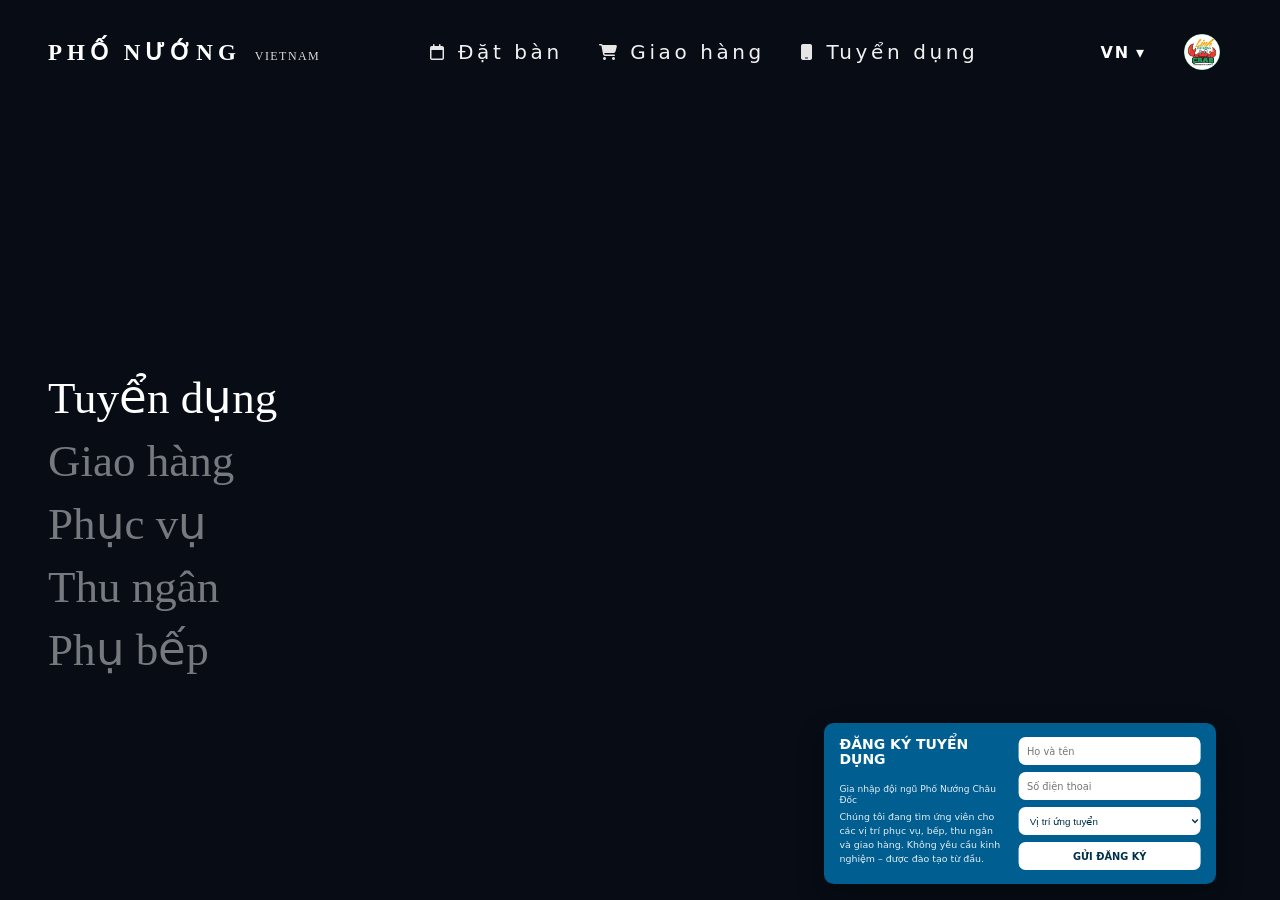
<file: html/career.html>
<!DOCTYPE html>
<html lang="en">

<head>
    <meta charset="UTF-8">
    <meta name="viewport" content="width=device-width, initial-scale=1.0">
    <title>Tuyển dụng | Phố Nướng</title>

    <link rel="stylesheet" href="../css/career.css">
    <link rel="stylesheet" href="../css/responsive.css">
    <link rel="stylesheet" href="https://cdnjs.cloudflare.com/ajax/libs/font-awesome/6.5.1/css/all.min.css">
    <link rel="icon" href="../logotron.ico">
</head>

<body>
    <section class="hero">
        <video class="hero__bg" autoplay muted loop playsinline>
            <source src="../img/cooking.mp4" type="video/mp4">
        </video>

        <div class="hero__overlay"></div>

        <header class="header">
            <div class="container header__inner">
                <div class="brand">
                    <a href="../index.html" class="brand__logo">PHỐ NƯỚNG</a>
                    <div class="brand__country">VIETNAM</div>
                </div>

                <nav class="nav">
                    <a href="../html/reservation.html"><i class="fa-regular fa-calendar"></i><span>Đặt bàn</span></a>
                    <a href="../html/delivery.html"><i class="fa-solid fa-cart-shopping"></i><span>Giao hàng</span></a>
                    <a href="../html/career.html"><i class="fa-sharp fa-solid fa-mobile"></i><span>Tuyển dụng</span></a>
                </nav>

                <div class="header__right">
                    <div class="lang-switch" id="langSwitch">
                        <button class="lang-btn" id="langBtn" type="button" aria-expanded="false">
                            <span id="langCurrent">VN</span>
                            <span class="lang-caret">▾</span>
                        </button>

                        <div class="lang-menu" id="langMenu" role="menu">
                            <button class="lang-item" type="button" data-lang="vi">VN</button>
                            <button class="lang-item" type="button" data-lang="en">EN</button>
                        </div>
                    </div>

                    <button class="burger" aria-label="logo">
                        <img src="../img/logo tròn.png" alt="logo">
                    </button>
                </div>
            </div>
        </header>

        <div class="container hero__content">
            <div class="countries">
                <a class="countries__item is-active" href="#">Tuyển dụng</a>
                <a class="countries__item" href="#">Giao hàng</a>
                <a class="countries__item" href="#">Phục vụ</a>
                <a class="countries__item" href="#">Thu ngân</a>
                <a class="countries__item" href="#">Phụ bếp</a>
            </div>

            <div class="badge">
                <div class="badge__left">
                    <h2 class="badge__title">ĐĂNG KÝ TUYỂN DỤNG</h2><br>
                    <p class="badge__sub">Gia nhập đội ngũ Phố Nướng Châu Đốc</p>
                    <p class="badge__desc">
                        Chúng tôi đang tìm ứng viên cho các vị trí phục vụ, bếp, thu ngân và giao hàng. Không yêu cầu kinh nghiệm – được đào tạo từ đầu.
                    </p>
                </div>

                <div class="badge__right">
                    <form class="recruit-form" id="recruitForm" novalidate>
                        <input type="text" id="fullname" class="recruit-form__input" placeholder="Họ và tên">

                        <input type="tel" id="phone" class="recruit-form__input" placeholder="Số điện thoại">

                        <select id="position" class="recruit-form__select">
                            <option value="">Vị trí ứng tuyển</option>
                            <option value="phuc-vu">Phục vụ</option>
                            <option value="thu-ngan">Thu ngân</option>
                            <option value="phu-bep">Phụ bếp</option>
                            <option value="giao-hang">Giao hàng</option>
                        </select>

                        <div class="form-error" id="recruitError"></div>
                        <div class="form-msg" id="recruitMsg"></div>

                        <button type="submit" class="recruit-form__submit">
                            GỬI ĐĂNG KÝ
                        </button>
                    </form>
                </div>
            </div>
        </div>
    </section>

    <script src="../js/career.js"></script>
</body>

</html>
</file>
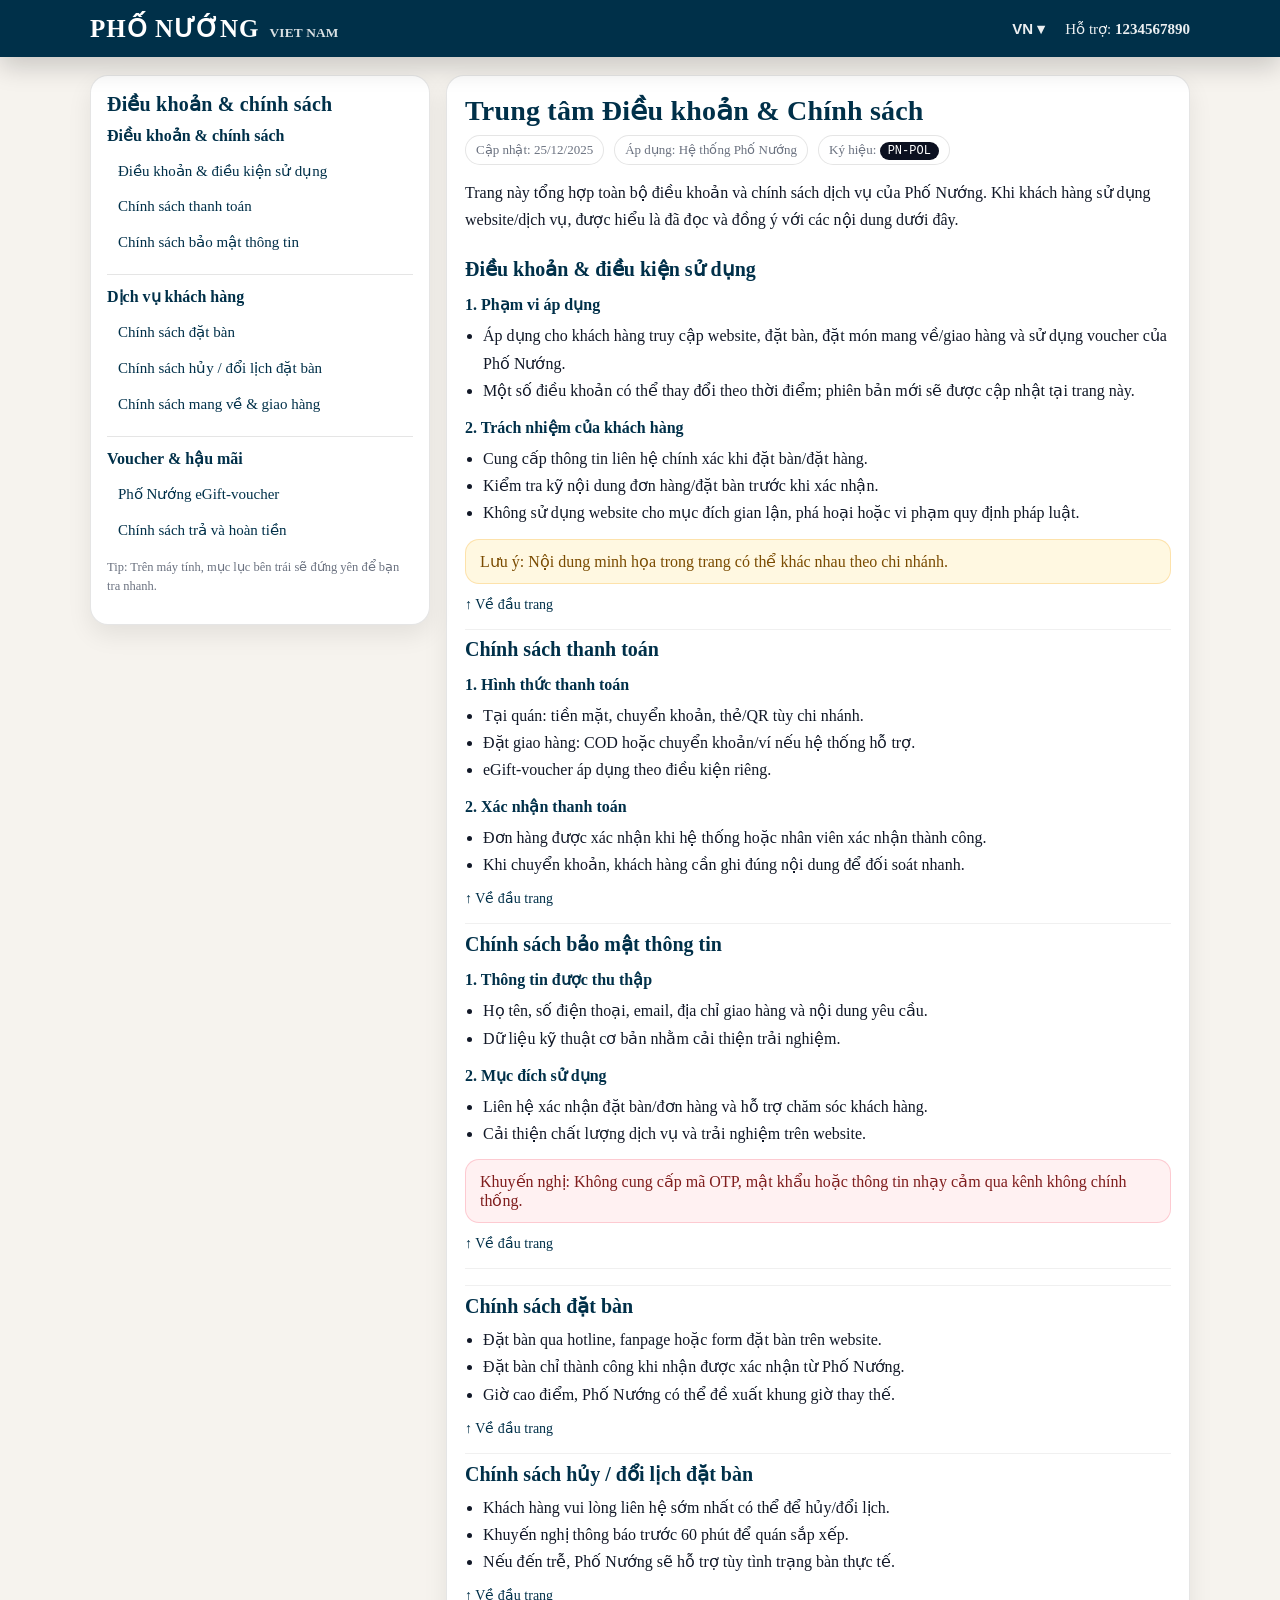
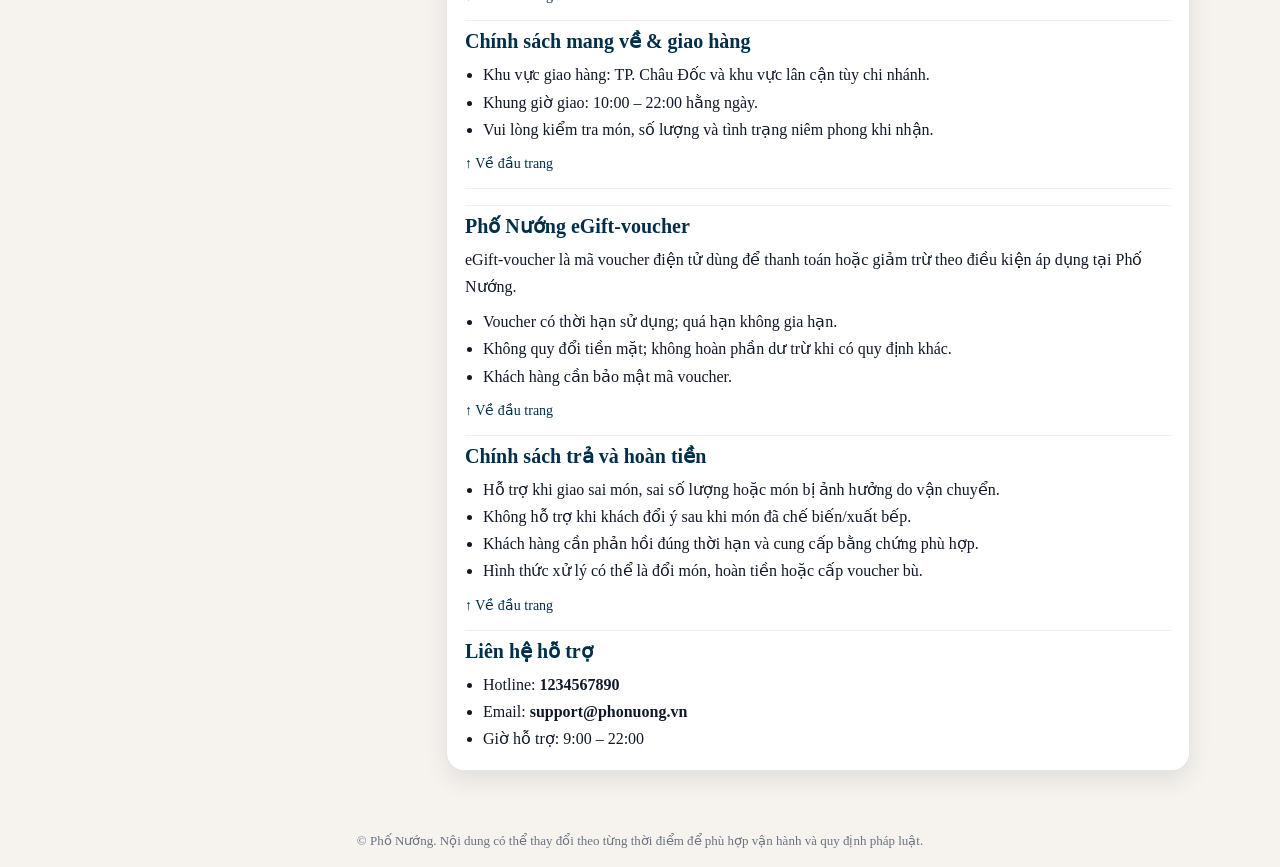
<file: html/chinhsach.html>
<!doctype html>
<html lang="vi">

<head>
    <meta charset="utf-8" />
    <meta name="viewport" content="width=device-width,initial-scale=1.0">

    <title>Điều khoản & Chính sách | Phố Nướng</title>
    <meta name="description" content="Tổng hợp điều khoản & chính sách của Phố Nướng." />

    <link rel="stylesheet" href="../css/chinhsach.css" />
    <link rel="stylesheet" href="../css/responsive.css">
    <link rel="icon" href="../logotron.ico">
</head>

<body>

<header class="site-header">
    <div class="container header__inner">
        <a class="brand" href="../index.html" aria-label="Về trang chủ Phố Nướng">
            <span class="brand__name">PHỐ NƯỚNG</span>
            <small class="brand__sub">VIET NAM</small>
        </a>

        <div class="header__right" style="display:flex;align-items:center;gap:14px;">
            <div id="langSwitch" style="position:relative;">
                <button id="langBtn" type="button"
                    style="background:none;border:none;color:#fff;font-weight:800;cursor:pointer;font-size:15px;">
                    <span id="langCurrent">VN</span> ▾
                </button>

                <div id="langMenu"
                    style="display:none;position:absolute;right:0;top:100%;background:#fff;border-radius:10px;overflow:hidden;box-shadow:0 8px 20px rgba(0,0,0,.22);z-index:9999;min-width:86px;">
                    <button class="lang-item" type="button" data-lang="vi"
                        style="display:block;width:100%;padding:10px 14px;border:0;background:#fff;color:#003b55;font-weight:800;cursor:pointer;">VN</button>
                    <button class="lang-item" type="button" data-lang="en"
                        style="display:block;width:100%;padding:10px 14px;border:0;background:#fff;color:#003b55;font-weight:800;cursor:pointer;">EN</button>
                </div>
            </div>

            <span><span data-i18n="support">Hỗ trợ:</span> <b>1234567890</b></span>
        </div>
    </div>
</header>

<main class="main">
    <div class="container layout" id="top">

        <aside class="card toc" aria-label="Mục lục chính sách">
            <h2 class="toc__heading" data-i18n="tocHeading">Điều khoản & chính sách</h2>

            <div class="toc__group toc__group--first">
                <p class="toc__title" data-i18n="tocPolicy">Điều khoản & chính sách</p>
                <a class="toc__link" href="#terms" data-i18n="termsTitle">Điều khoản & điều kiện sử dụng</a>
                <a class="toc__link" href="#payment" data-i18n="paymentTitle">Chính sách thanh toán</a>
                <a class="toc__link" href="#privacy" data-i18n="privacyTitle">Chính sách bảo mật thông tin</a>
            </div>

            <div class="toc__group">
                <p class="toc__title" data-i18n="customerService">Dịch vụ khách hàng</p>
                <a class="toc__link" href="#reservation" data-i18n="reservationTitle">Chính sách đặt bàn</a>
                <a class="toc__link" href="#reschedule" data-i18n="rescheduleTitle">Chính sách hủy / đổi lịch đặt bàn</a>
                <a class="toc__link" href="#takeaway" data-i18n="takeawayTitle">Chính sách mang về & giao hàng</a>
            </div>

            <div class="toc__group">
                <p class="toc__title" data-i18n="voucherAfterSale">Voucher & hậu mãi</p>
                <a class="toc__link" href="#egift" data-i18n="egiftTitle">Phố Nướng eGift-voucher</a>
                <a class="toc__link" href="#refund" data-i18n="refundTitle">Chính sách trả và hoàn tiền</a>
            </div>

            <p class="toc__hint" data-i18n="tocHint">
                Tip: Trên máy tính, mục lục bên trái sẽ đứng yên để bạn tra nhanh.
            </p>
        </aside>

        <article class="card content">
            <h1 class="page-title" data-i18n="pageTitle">Trung tâm Điều khoản & Chính sách</h1>

            <div class="meta">
                <span class="badge"><span data-i18n="updated">Cập nhật:</span> 25/12/2025</span>
                <span class="badge"><span data-i18n="applied">Áp dụng:</span> <span data-i18n="system">Hệ thống Phố Nướng</span></span>
                <span class="badge">Ký hiệu: <code class="pill">PN-POL</code></span>
            </div>

            <p class="lead" data-i18n="lead">
                Trang này tổng hợp toàn bộ điều khoản và chính sách dịch vụ của Phố Nướng. Khi khách hàng sử dụng website/dịch vụ, được hiểu là đã đọc và đồng ý với các nội dung dưới đây.
            </p>

            <section class="policy" id="terms">
                <h2 class="policy__heading" data-i18n="termsTitle">Điều khoản & điều kiện sử dụng</h2>
                <h3 class="policy__sub" data-i18n="scope">1. Phạm vi áp dụng</h3>
                <ul class="list">
                    <li data-i18n="terms1">Áp dụng cho khách hàng truy cập website, đặt bàn, đặt món mang về/giao hàng và sử dụng voucher của Phố Nướng.</li>
                    <li data-i18n="terms2">Một số điều khoản có thể thay đổi theo thời điểm; phiên bản mới sẽ được cập nhật tại trang này.</li>
                </ul>

                <h3 class="policy__sub" data-i18n="customerResponsibility">2. Trách nhiệm của khách hàng</h3>
                <ul class="list">
                    <li data-i18n="terms3">Cung cấp thông tin liên hệ chính xác khi đặt bàn/đặt hàng.</li>
                    <li data-i18n="terms4">Kiểm tra kỹ nội dung đơn hàng/đặt bàn trước khi xác nhận.</li>
                    <li data-i18n="terms5">Không sử dụng website cho mục đích gian lận, phá hoại hoặc vi phạm quy định pháp luật.</li>
                </ul>

                <div class="callout callout--warn" data-i18n="note">
                    Lưu ý: Nội dung minh họa trong trang có thể khác nhau theo chi nhánh.
                </div>

                <a class="backtop" href="#top" data-i18n="backTop">↑ Về đầu trang</a>
            </section>

            <section class="policy" id="payment">
                <h2 class="policy__heading" data-i18n="paymentTitle">Chính sách thanh toán</h2>
                <h3 class="policy__sub" data-i18n="paymentMethod">1. Hình thức thanh toán</h3>
                <ul class="list">
                    <li data-i18n="payment1">Tại quán: tiền mặt, chuyển khoản, thẻ/QR tùy chi nhánh.</li>
                    <li data-i18n="payment2">Đặt giao hàng: COD hoặc chuyển khoản/ví nếu hệ thống hỗ trợ.</li>
                    <li data-i18n="payment3">eGift-voucher áp dụng theo điều kiện riêng.</li>
                </ul>

                <h3 class="policy__sub" data-i18n="paymentConfirm">2. Xác nhận thanh toán</h3>
                <ul class="list">
                    <li data-i18n="payment4">Đơn hàng được xác nhận khi hệ thống hoặc nhân viên xác nhận thành công.</li>
                    <li data-i18n="payment5">Khi chuyển khoản, khách hàng cần ghi đúng nội dung để đối soát nhanh.</li>
                </ul>

                <a class="backtop" href="#top" data-i18n="backTop">↑ Về đầu trang</a>
            </section>

            <section class="policy" id="privacy">
                <h2 class="policy__heading" data-i18n="privacyTitle">Chính sách bảo mật thông tin</h2>
                <h3 class="policy__sub" data-i18n="privacyCollect">1. Thông tin được thu thập</h3>
                <ul class="list">
                    <li data-i18n="privacy1">Họ tên, số điện thoại, email, địa chỉ giao hàng và nội dung yêu cầu.</li>
                    <li data-i18n="privacy2">Dữ liệu kỹ thuật cơ bản nhằm cải thiện trải nghiệm.</li>
                </ul>

                <h3 class="policy__sub" data-i18n="privacyUse">2. Mục đích sử dụng</h3>
                <ul class="list">
                    <li data-i18n="privacy3">Liên hệ xác nhận đặt bàn/đơn hàng và hỗ trợ chăm sóc khách hàng.</li>
                    <li data-i18n="privacy4">Cải thiện chất lượng dịch vụ và trải nghiệm trên website.</li>
                </ul>

                <div class="callout callout--danger" data-i18n="privacyWarn">
                    Khuyến nghị: Không cung cấp mã OTP, mật khẩu hoặc thông tin nhạy cảm qua kênh không chính thống.
                </div>

                <a class="backtop" href="#top" data-i18n="backTop">↑ Về đầu trang</a>
            </section>

            <hr class="divider" />

            <section class="policy" id="reservation">
                <h2 class="policy__heading" data-i18n="reservationTitle">Chính sách đặt bàn</h2>
                <ul class="list">
                    <li data-i18n="reservation1">Đặt bàn qua hotline, fanpage hoặc form đặt bàn trên website.</li>
                    <li data-i18n="reservation2">Đặt bàn chỉ thành công khi nhận được xác nhận từ Phố Nướng.</li>
                    <li data-i18n="reservation3">Giờ cao điểm, Phố Nướng có thể đề xuất khung giờ thay thế.</li>
                </ul>
                <a class="backtop" href="#top" data-i18n="backTop">↑ Về đầu trang</a>
            </section>

            <section class="policy" id="reschedule">
                <h2 class="policy__heading" data-i18n="rescheduleTitle">Chính sách hủy / đổi lịch đặt bàn</h2>
                <ul class="list">
                    <li data-i18n="reschedule1">Khách hàng vui lòng liên hệ sớm nhất có thể để hủy/đổi lịch.</li>
                    <li data-i18n="reschedule2">Khuyến nghị thông báo trước 60 phút để quán sắp xếp.</li>
                    <li data-i18n="reschedule3">Nếu đến trễ, Phố Nướng sẽ hỗ trợ tùy tình trạng bàn thực tế.</li>
                </ul>
                <a class="backtop" href="#top" data-i18n="backTop">↑ Về đầu trang</a>
            </section>

            <section class="policy" id="takeaway">
                <h2 class="policy__heading" data-i18n="takeawayTitle">Chính sách mang về & giao hàng</h2>
                <ul class="list">
                    <li data-i18n="takeaway1">Khu vực giao hàng: TP. Châu Đốc và khu vực lân cận tùy chi nhánh.</li>
                    <li data-i18n="takeaway2">Khung giờ giao: 10:00 – 22:00 hằng ngày.</li>
                    <li data-i18n="takeaway3">Vui lòng kiểm tra món, số lượng và tình trạng niêm phong khi nhận.</li>
                </ul>
                <a class="backtop" href="#top" data-i18n="backTop">↑ Về đầu trang</a>
            </section>

            <hr class="divider" />

            <section class="policy" id="egift">
                <h2 class="policy__heading" data-i18n="egiftTitle">Phố Nướng eGift-voucher</h2>
                <p class="para" data-i18n="egift1">eGift-voucher là mã voucher điện tử dùng để thanh toán hoặc giảm trừ theo điều kiện áp dụng tại Phố Nướng.</p>
                <ul class="list">
                    <li data-i18n="egift2">Voucher có thời hạn sử dụng; quá hạn không gia hạn.</li>
                    <li data-i18n="egift3">Không quy đổi tiền mặt; không hoàn phần dư trừ khi có quy định khác.</li>
                    <li data-i18n="egift4">Khách hàng cần bảo mật mã voucher.</li>
                </ul>
                <a class="backtop" href="#top" data-i18n="backTop">↑ Về đầu trang</a>
            </section>

            <section class="policy" id="refund">
                <h2 class="policy__heading" data-i18n="refundTitle">Chính sách trả và hoàn tiền</h2>
                <ul class="list">
                    <li data-i18n="refund1">Hỗ trợ khi giao sai món, sai số lượng hoặc món bị ảnh hưởng do vận chuyển.</li>
                    <li data-i18n="refund2">Không hỗ trợ khi khách đổi ý sau khi món đã chế biến/xuất bếp.</li>
                    <li data-i18n="refund3">Khách hàng cần phản hồi đúng thời hạn và cung cấp bằng chứng phù hợp.</li>
                    <li data-i18n="refund4">Hình thức xử lý có thể là đổi món, hoàn tiền hoặc cấp voucher bù.</li>
                </ul>
                <a class="backtop" href="#top" data-i18n="backTop">↑ Về đầu trang</a>
            </section>

            <section class="policy" id="contact">
                <h2 class="policy__heading" data-i18n="contactTitle">Liên hệ hỗ trợ</h2>
                <ul class="list">
                    <li>Hotline: <b>1234567890</b></li>
                    <li>Email: <b>support@phonuong.vn</b></li>
                    <li data-i18n="supportHour">Giờ hỗ trợ: 9:00 – 22:00</li>
                </ul>
            </section>

        </article>
    </div>
</main>

<footer class="site-footer">
    <div class="container" data-i18n="footer">
        © Phố Nướng. Nội dung có thể thay đổi theo từng thời điểm để phù hợp vận hành và quy định pháp luật.
    </div>
</footer>

<script>
const LANG_KEY = "pho_nuong_lang";

const LANG_DATA = {
    vi: {
        support: "Hỗ trợ:",
        tocHeading: "Điều khoản & chính sách",
        tocPolicy: "Điều khoản & chính sách",
        termsTitle: "Điều khoản & điều kiện sử dụng",
        paymentTitle: "Chính sách thanh toán",
        privacyTitle: "Chính sách bảo mật thông tin",
        customerService: "Dịch vụ khách hàng",
        reservationTitle: "Chính sách đặt bàn",
        rescheduleTitle: "Chính sách hủy / đổi lịch đặt bàn",
        takeawayTitle: "Chính sách mang về & giao hàng",
        voucherAfterSale: "Voucher & hậu mãi",
        egiftTitle: "Phố Nướng eGift-voucher",
        refundTitle: "Chính sách trả và hoàn tiền",
        tocHint: "Tip: Trên máy tính, mục lục bên trái sẽ đứng yên để bạn tra nhanh.",
        pageTitle: "Trung tâm Điều khoản & Chính sách",
        updated: "Cập nhật:",
        applied: "Áp dụng:",
        system: "Hệ thống Phố Nướng",
        lead: "Trang này tổng hợp toàn bộ điều khoản và chính sách dịch vụ của Phố Nướng. Khi khách hàng sử dụng website/dịch vụ, được hiểu là đã đọc và đồng ý với các nội dung dưới đây.",
        scope: "1. Phạm vi áp dụng",
        terms1: "Áp dụng cho khách hàng truy cập website, đặt bàn, đặt món mang về/giao hàng và sử dụng voucher của Phố Nướng.",
        terms2: "Một số điều khoản có thể thay đổi theo thời điểm; phiên bản mới sẽ được cập nhật tại trang này.",
        customerResponsibility: "2. Trách nhiệm của khách hàng",
        terms3: "Cung cấp thông tin liên hệ chính xác khi đặt bàn/đặt hàng.",
        terms4: "Kiểm tra kỹ nội dung đơn hàng/đặt bàn trước khi xác nhận.",
        terms5: "Không sử dụng website cho mục đích gian lận, phá hoại hoặc vi phạm quy định pháp luật.",
        note: "Lưu ý: Nội dung minh họa trong trang có thể khác nhau theo chi nhánh.",
        backTop: "↑ Về đầu trang",
        paymentMethod: "1. Hình thức thanh toán",
        payment1: "Tại quán: tiền mặt, chuyển khoản, thẻ/QR tùy chi nhánh.",
        payment2: "Đặt giao hàng: COD hoặc chuyển khoản/ví nếu hệ thống hỗ trợ.",
        payment3: "eGift-voucher áp dụng theo điều kiện riêng.",
        paymentConfirm: "2. Xác nhận thanh toán",
        payment4: "Đơn hàng được xác nhận khi hệ thống hoặc nhân viên xác nhận thành công.",
        payment5: "Khi chuyển khoản, khách hàng cần ghi đúng nội dung để đối soát nhanh.",
        privacyCollect: "1. Thông tin được thu thập",
        privacy1: "Họ tên, số điện thoại, email, địa chỉ giao hàng và nội dung yêu cầu.",
        privacy2: "Dữ liệu kỹ thuật cơ bản nhằm cải thiện trải nghiệm.",
        privacyUse: "2. Mục đích sử dụng",
        privacy3: "Liên hệ xác nhận đặt bàn/đơn hàng và hỗ trợ chăm sóc khách hàng.",
        privacy4: "Cải thiện chất lượng dịch vụ và trải nghiệm trên website.",
        privacyWarn: "Khuyến nghị: Không cung cấp mã OTP, mật khẩu hoặc thông tin nhạy cảm qua kênh không chính thống.",
        reservation1: "Đặt bàn qua hotline, fanpage hoặc form đặt bàn trên website.",
        reservation2: "Đặt bàn chỉ thành công khi nhận được xác nhận từ Phố Nướng.",
        reservation3: "Giờ cao điểm, Phố Nướng có thể đề xuất khung giờ thay thế.",
        reschedule1: "Khách hàng vui lòng liên hệ sớm nhất có thể để hủy/đổi lịch.",
        reschedule2: "Khuyến nghị thông báo trước 60 phút để quán sắp xếp.",
        reschedule3: "Nếu đến trễ, Phố Nướng sẽ hỗ trợ tùy tình trạng bàn thực tế.",
        takeaway1: "Khu vực giao hàng: TP. Châu Đốc và khu vực lân cận tùy chi nhánh.",
        takeaway2: "Khung giờ giao: 10:00 – 22:00 hằng ngày.",
        takeaway3: "Vui lòng kiểm tra món, số lượng và tình trạng niêm phong khi nhận.",
        egift1: "eGift-voucher là mã voucher điện tử dùng để thanh toán hoặc giảm trừ theo điều kiện áp dụng tại Phố Nướng.",
        egift2: "Voucher có thời hạn sử dụng; quá hạn không gia hạn.",
        egift3: "Không quy đổi tiền mặt; không hoàn phần dư trừ khi có quy định khác.",
        egift4: "Khách hàng cần bảo mật mã voucher.",
        refund1: "Hỗ trợ khi giao sai món, sai số lượng hoặc món bị ảnh hưởng do vận chuyển.",
        refund2: "Không hỗ trợ khi khách đổi ý sau khi món đã chế biến/xuất bếp.",
        refund3: "Khách hàng cần phản hồi đúng thời hạn và cung cấp bằng chứng phù hợp.",
        refund4: "Hình thức xử lý có thể là đổi món, hoàn tiền hoặc cấp voucher bù.",
        contactTitle: "Liên hệ hỗ trợ",
        supportHour: "Giờ hỗ trợ: 9:00 – 22:00",
        footer: "© Phố Nướng. Nội dung có thể thay đổi theo từng thời điểm để phù hợp vận hành và quy định pháp luật."
    },
    en: {
        support: "Support:",
        tocHeading: "Terms & Policies",
        tocPolicy: "Terms & Policies",
        termsTitle: "Terms & Conditions of Use",
        paymentTitle: "Payment Policy",
        privacyTitle: "Privacy Policy",
        customerService: "Customer Service",
        reservationTitle: "Reservation Policy",
        rescheduleTitle: "Cancellation / Rescheduling Policy",
        takeawayTitle: "Takeaway & Delivery Policy",
        voucherAfterSale: "Voucher & After-sales",
        egiftTitle: "Pho Nuong eGift Voucher",
        refundTitle: "Return & Refund Policy",
        tocHint: "Tip: On desktop, the table of contents stays fixed for quick lookup.",
        pageTitle: "Terms & Policies Center",
        updated: "Updated:",
        applied: "Applied:",
        system: "Pho Nuong System",
        lead: "This page summarizes Pho Nuong service terms and policies. By using the website or services, customers are understood to have read and agreed to the content below.",
        scope: "1. Scope of application",
        terms1: "Applies to customers who access the website, make reservations, order takeaway/delivery, and use Pho Nuong vouchers.",
        terms2: "Some terms may change from time to time; the latest version will be updated on this page.",
        customerResponsibility: "2. Customer responsibilities",
        terms3: "Provide accurate contact information when making a reservation or order.",
        terms4: "Carefully check order/reservation details before confirming.",
        terms5: "Do not use the website for fraud, disruption, or illegal activities.",
        note: "Note: Illustrative content on this page may vary by branch.",
        backTop: "↑ Back to top",
        paymentMethod: "1. Payment methods",
        payment1: "At the restaurant: cash, bank transfer, card/QR depending on branch.",
        payment2: "Delivery orders: COD or bank transfer/e-wallet if supported.",
        payment3: "eGift vouchers apply according to separate conditions.",
        paymentConfirm: "2. Payment confirmation",
        payment4: "Orders are confirmed when the system or staff confirms successfully.",
        payment5: "For bank transfers, customers should use the correct transfer note for quick reconciliation.",
        privacyCollect: "1. Information collected",
        privacy1: "Full name, phone number, email, delivery address, and request details.",
        privacy2: "Basic technical data to improve user experience.",
        privacyUse: "2. Purpose of use",
        privacy3: "Contact customers to confirm reservations/orders and provide support.",
        privacy4: "Improve service quality and website experience.",
        privacyWarn: "Recommendation: Do not provide OTP codes, passwords, or sensitive information through unofficial channels.",
        reservation1: "Reservations can be made via hotline, fanpage, or website form.",
        reservation2: "A reservation is successful only after confirmation from Pho Nuong.",
        reservation3: "During peak hours, Pho Nuong may suggest an alternative time slot.",
        reschedule1: "Customers should contact us as soon as possible to cancel or reschedule.",
        reschedule2: "We recommend notifying us at least 60 minutes in advance.",
        reschedule3: "If customers arrive late, Pho Nuong will assist depending on table availability.",
        takeaway1: "Delivery area: Chau Doc City and nearby areas depending on branch.",
        takeaway2: "Delivery time: 10:00 – 22:00 daily.",
        takeaway3: "Please check dishes, quantity, and packaging condition upon receipt.",
        egift1: "An eGift voucher is an electronic voucher used for payment or discount according to Pho Nuong conditions.",
        egift2: "Vouchers have an expiry date and cannot be extended after expiration.",
        egift3: "Vouchers cannot be exchanged for cash; remaining value is not refunded unless otherwise stated.",
        egift4: "Customers are responsible for keeping voucher codes confidential.",
        refund1: "Support is available for wrong dishes, wrong quantity, or items affected during delivery.",
        refund2: "Refunds are not supported if customers change their mind after dishes are prepared.",
        refund3: "Customers must respond within the required time and provide suitable evidence.",
        refund4: "Resolution may include replacement, refund, or compensation voucher.",
        contactTitle: "Support Contact",
        supportHour: "Support hours: 9:00 – 22:00",
        footer: "© Pho Nuong. Content may change from time to time to suit operations and regulations."
    }
};

function getLang() {
    return localStorage.getItem(LANG_KEY) || "vi";
}

function setLang(lang) {
    localStorage.setItem(LANG_KEY, lang);
    applyLang();
}

function applyLang() {
    const lang = getLang();
    const data = LANG_DATA[lang] || LANG_DATA.vi;

    document.documentElement.lang = lang;

    const current = document.getElementById("langCurrent");
    if (current) current.textContent = lang === "vi" ? "VN" : "EN";

    document.querySelectorAll("[data-i18n]").forEach(function (el) {
        const key = el.getAttribute("data-i18n");
        if (data[key]) el.textContent = data[key];
    });
}

document.addEventListener("DOMContentLoaded", function () {
    const btn = document.getElementById("langBtn");
    const menu = document.getElementById("langMenu");

    if (btn && menu) {
        btn.addEventListener("click", function (event) {
            event.preventDefault();
            event.stopPropagation();

            menu.style.display = menu.style.display === "block" ? "none" : "block";
        });

        document.querySelectorAll(".lang-item").forEach(function (item) {
            item.addEventListener("click", function (event) {
                event.preventDefault();
                event.stopPropagation();

                const lang = item.getAttribute("data-lang");
                setLang(lang);

                menu.style.display = "none";
            });
        });

        document.addEventListener("click", function () {
            menu.style.display = "none";
        });
    }

    applyLang();
});
</script>

</body>
</html>
</file>
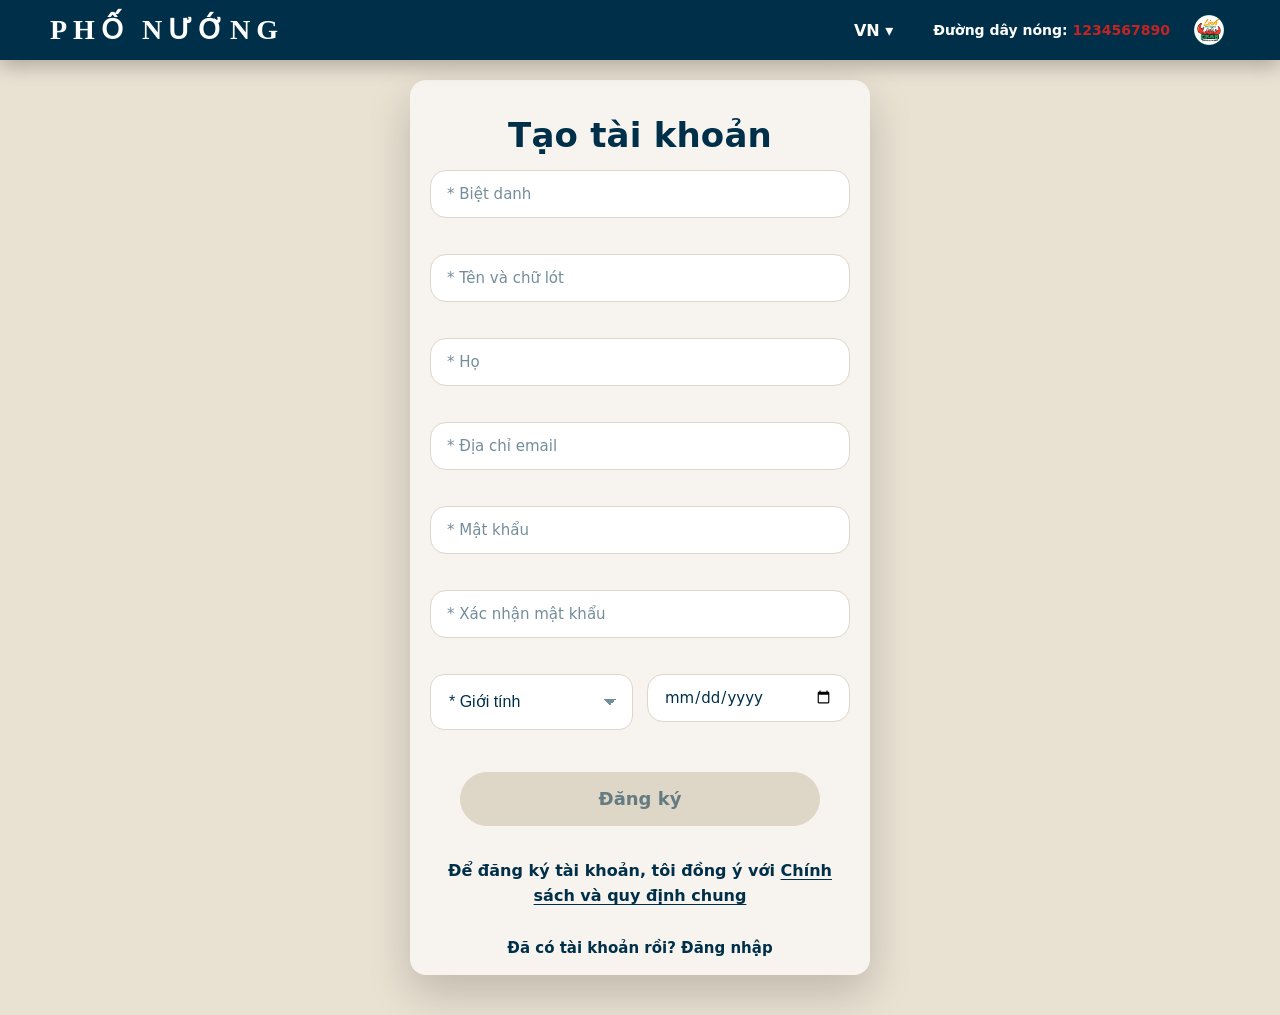
<file: html/deliverydangky.html>
<!DOCTYPE html>
<html lang="vi">

<head>
    <meta charset="UTF-8" />
    <meta name="viewport" content="width=device-width, initial-scale=1.0">
    <title>Tạo tài khoản | Phố Nướng</title>

    <!-- Header/Topbar style chung (nếu bạn đang dùng) -->
    <link rel="stylesheet" href="../css/style.css" />
    <!-- CSS trang đăng ký (CSS mình đã soạn trước đó) -->
    <link rel="stylesheet" href="../css/deliverydangky.css" />
    <link rel="stylesheet" href="../css/responsive.css">
    <link rel="icon" href="../logotron.ico">
</head>

<body>
    <!-- =========================
       HEADER (giống vibe Pizza 4P’s)
  ========================== -->
    <header class="header">
        <div class="container">
            <a class="brand" href="../html/delivery.html" aria-label="Về trang giao hàng">PHỐ NƯỚNG</a>

            <div class="header__right">
                <div>Đường dây nóng: <a href="tel:19006043">1234567890</a></div>
                <a class="lang-logo-btn" aria-label="">
                    <img src="../img/logo tròn.png" alt="">
                </a>
            </div>
        </div>
    </header>

    <!-- =========================
       REGISTER PAGE
  ========================== -->
    <main class="auth-page">
        <section class="auth-card" aria-label="Form tạo tài khoản">
            <h1 class="auth-title">Tạo tài khoản</h1>

            <form class="auth-form" id="registerForm" novalidate>
                <!-- * Biệt danh -->
                <div class="field">
                    <input id="nickname" name="nickname" type="text" placeholder="* Biệt danh" autocomplete="nickname" />
                    <span class="error" data-for="nickname"></span>
                </div>

                <!-- * Tên và chữ lót -->
                <div class="field">
                    <input id="firstName" name="firstName" type="text" placeholder="* Tên và chữ lót" autocomplete="given-name" />
                    <span class="error" data-for="firstName"></span>
                </div>

                <!-- * Họ -->
                <div class="field">
                    <input id="lastName" name="lastName" type="text" placeholder="* Họ" autocomplete="family-name" />
                    <span class="error" data-for="lastName"></span>
                </div>

                <!-- * Email -->
                <div class="field">
                    <input id="email" name="email" type="email" placeholder="* Địa chỉ email" autocomplete="email" />
                    <span class="error" data-for="email"></span>
                </div>

                <!-- * Mật khẩu -->
                <div class="field">
                    <input id="password" name="password" type="password" placeholder="* Mật khẩu" autocomplete="new-password" />
                    <span class="error" data-for="password"></span>
                </div>

                <!-- * Xác nhận mật khẩu -->
                <div class="field">
                    <input id="confirmPassword" name="confirmPassword" type="password" placeholder="* Xác nhận mật khẩu" autocomplete="new-password" />
                    <span class="error" data-for="confirmPassword"></span>
                </div>

                <!-- 2 cột: Giới tính + Ngày sinh (giống ảnh) -->
                <div class="row-2">
                    <!-- * Giới tính -->
                    <div class="field">
                        <select id="gender" name="gender">
              <option value="">* Giới tính</option>
              <option value="male">Nam</option>
              <option value="female">Nữ</option>
              <option value="other">Khác</option>
            </select>
                        <span class="error" data-for="gender"></span>
                    </div>

                    <!-- * Ngày sinh -->
                    <div class="field">
                        <input id="dob" name="dob" type="date" placeholder="* Ngày sinh" />
                        <span class="error" data-for="dob"></span>
                    </div>
                </div>


                <!-- Nút đăng ký -->
                <button class="auth-submit" type="submit">Đăng ký</button>

                <!-- Note điều khoản -->
                <div class="auth-note">
                    Để đăng ký tài khoản, tôi đồng ý với
                    <a href="#" target="_blank" rel="noopener">Chính sách và quy định chung</a>
                </div>

                <!-- Link đăng nhập -->
                <div class="auth-bottom">
                    Đã có tài khoản rồi? <a href="../html/deliverydangnhap.html">Đăng nhập</a>
                </div>
            </form>
        </section>
    </main>

    <!-- JS validate + lưu localStorage (file auth.js bạn tạo theo hướng dẫn) -->
    <script src="../js/deliverydangky.js"></script>
</body>

</html>
</file>
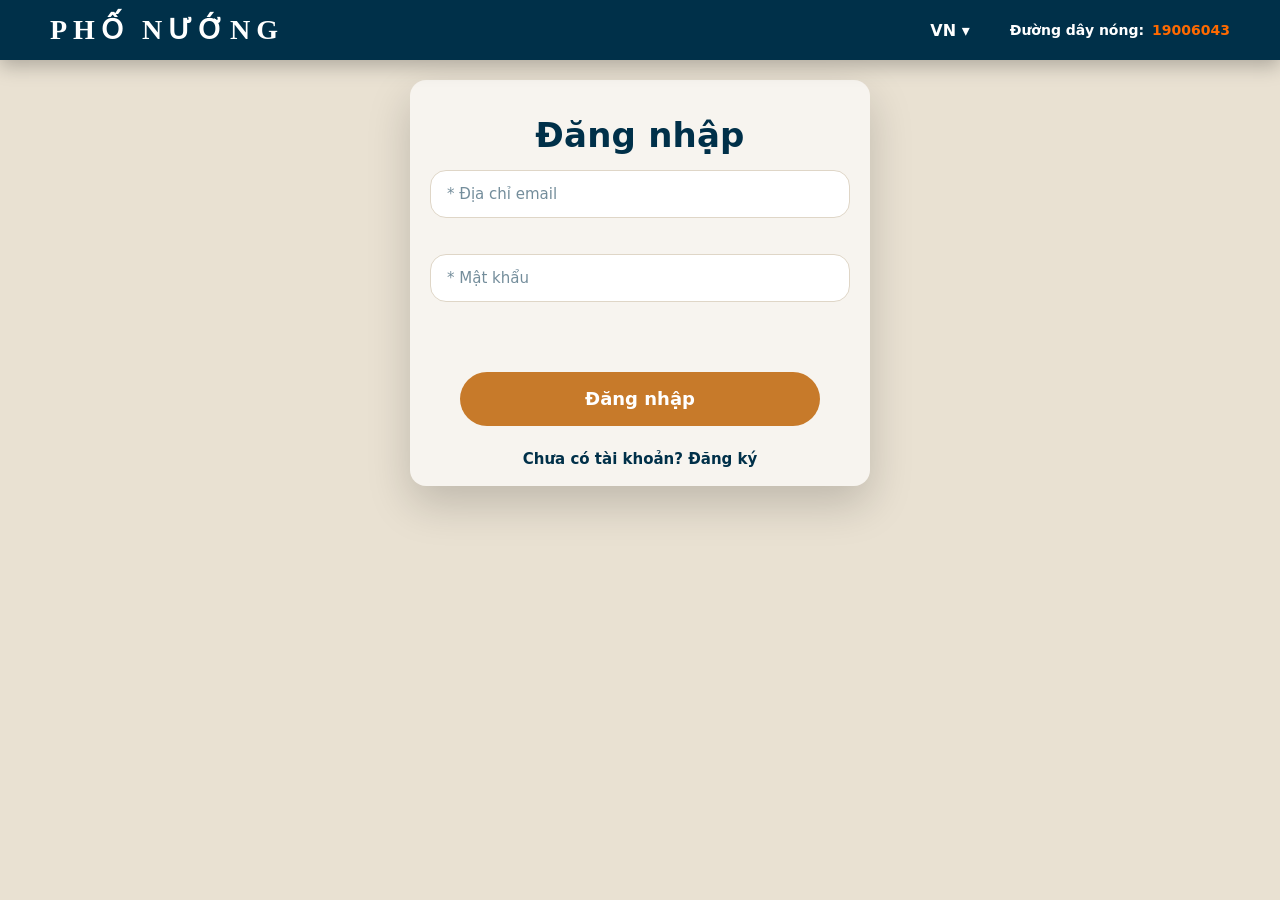
<file: html/deliverydangnhap.html>
<!DOCTYPE html>
<html lang="vi">

<head>
    <meta charset="UTF-8">
    <title>Đăng nhập | Phố Nướng</title>
    <meta name="viewport" content="width=device-width, initial-scale=1.0">

    <link rel="stylesheet" href="../css/style.css">
    <link rel="stylesheet" href="../css/deliverydangky.css">
    <link rel="stylesheet" href="../css/responsive.css">
    <link rel="icon" href="../logotron.ico">
    <!-- dùng chung style -->
</head>

<body>
    <!-- HEADER -->
    <header class="header">
        <div class="container">
            <a class="brand" href="../index.html">PHỐ NƯỚNG</a>

            <div class="header__right">
                <div class="hotline">
                    <img src="../img/logo tròn.png" alt="Hotline" class="hotline__icon">
                    <div>Đường dây nóng: <a href="tel:19006043">19006043</a></div>

                </div>
            </div>
    </header>

    <!-- LOGIN -->
    <main class="auth-page">
        <section class="auth-card">
            <h1 class="auth-title">Đăng nhập</h1>

            <form class="auth-form" id="loginForm" novalidate>

                <!-- Email -->
                <div class="field">
                    <input type="email" id="email" placeholder="* Địa chỉ email">
                    <span class="error" id="emailError"></span>
                </div>

                <!-- Password -->
                <div class="field">
                    <input type="password" id="password" placeholder="* Mật khẩu">
                    <span class="error" id="passwordError"></span>
                </div>

                <!-- Error chung -->
                <div class="error" id="loginError" style="text-align:center;"></div>

                <!-- Button -->
                <button class="auth-submit is-active" type="submit">
          Đăng nhập
        </button>

                <div class="auth-bottom">
                    Chưa có tài khoản?
                    <a href="./deliverydangky.html">Đăng ký</a>
                </div>
            </form>
        </section>
    </main>

    <script src="../js/deliverydangnhap.js"></script>
</body>

</html>
</file>
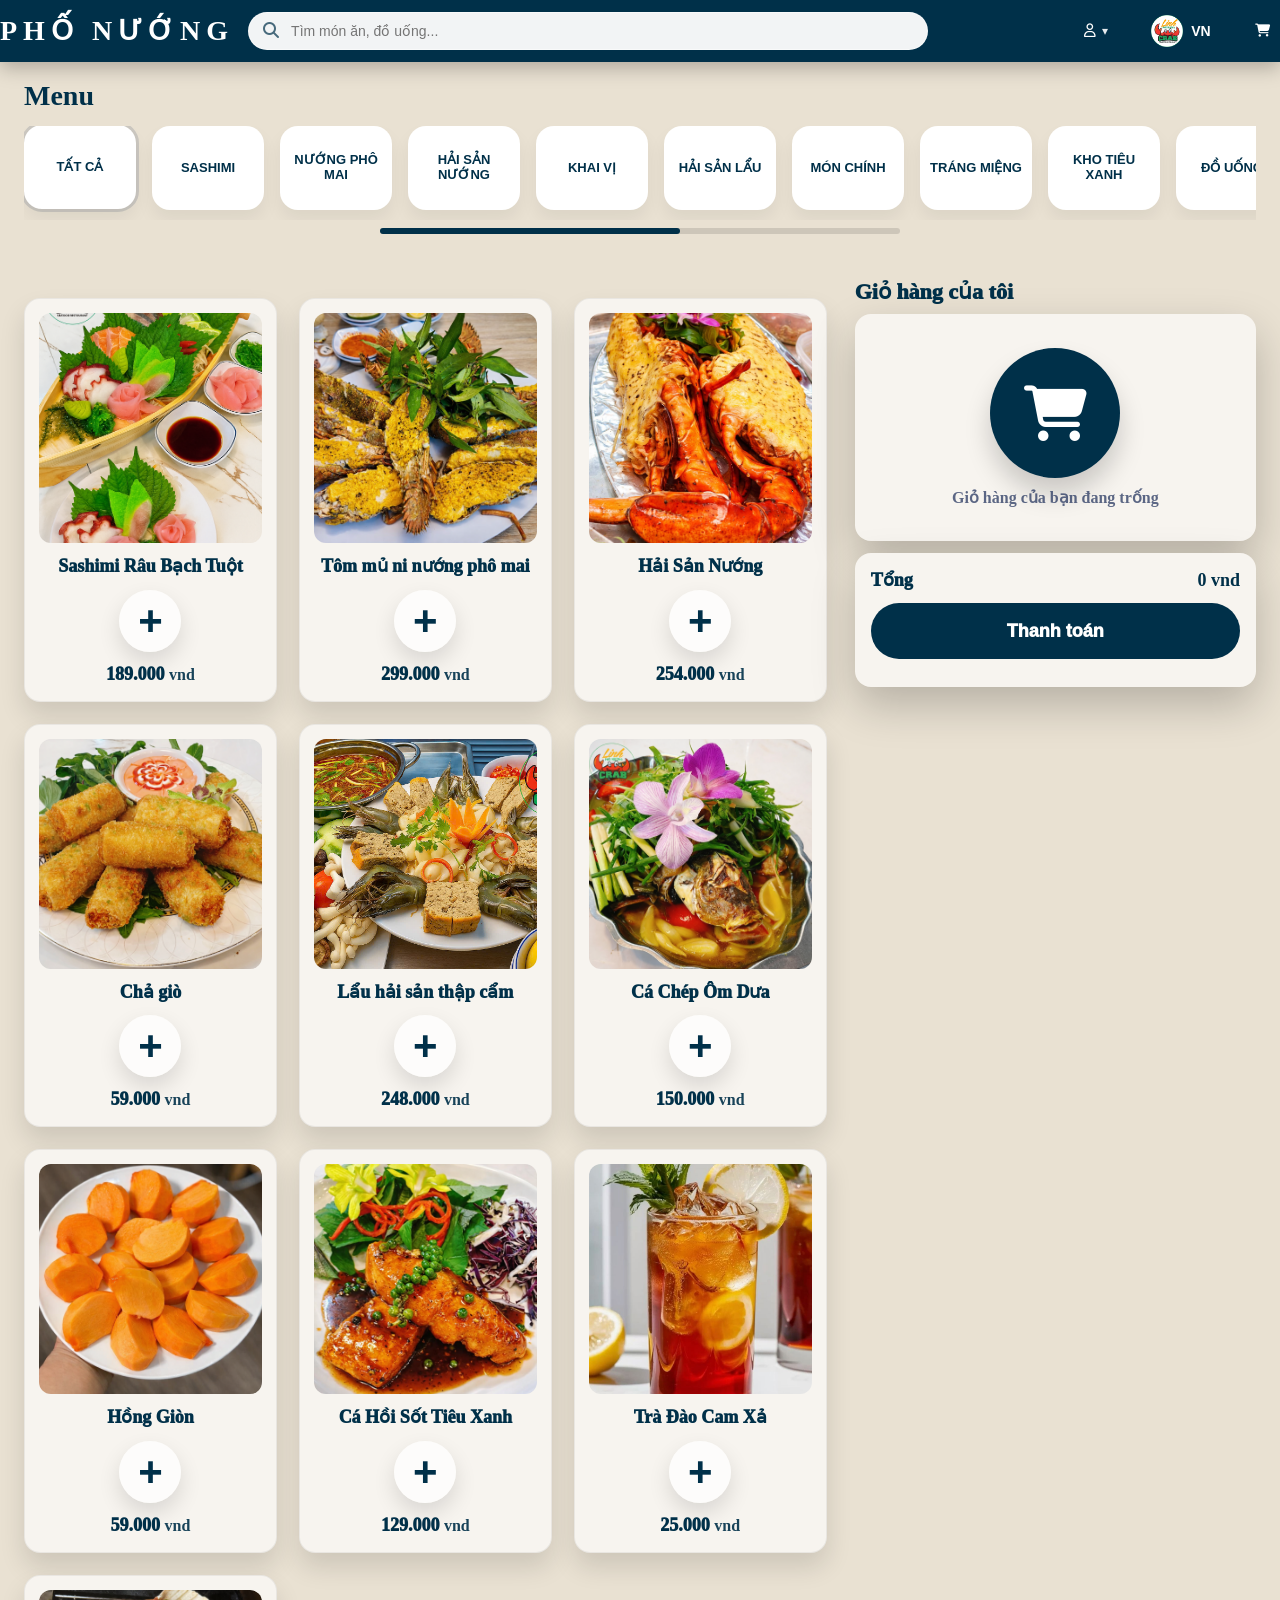
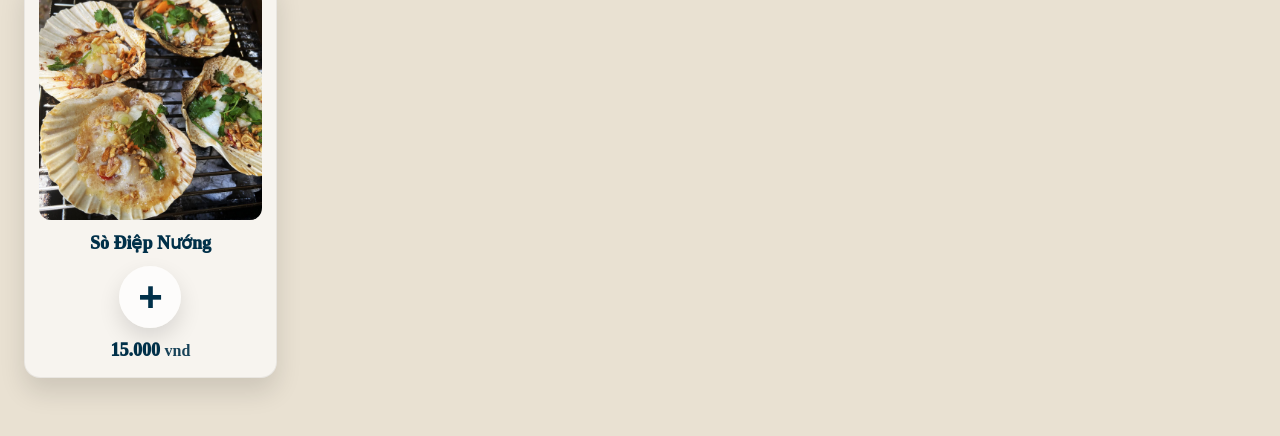
<file: html/deliveryoder.html>
<!DOCTYPE html>
<html lang="vi">

<head>
    <meta charset="UTF-8" />
    <meta name="viewport" content="width=device-width, initial-scale=1.0">
    <title>Đặt món | Phố Nướng</title>
    <link rel="stylesheet" href="https://cdnjs.cloudflare.com/ajax/libs/font-awesome/6.5.1/css/all.min.css">
    <link rel="stylesheet" href="../css/deliveryoder.css" />
    <link rel="stylesheet" href="../css/responsive.css">
    <link rel="icon" href="../logotron.ico">

</head>

<body>
    <!-- HEADER -->
    <header class="header">
        <div class="container header__inner">
            <a class="brand" href="../index.html" aria-label="Trang chủ">
                <span class="brand__text">PHỐ NƯỚNG</span>
            </a>

            <div class="search">
                <span class="search__icon"><i class="fa-solid fa-magnifying-glass"></i></span>
                <input class="search__input" type="search" placeholder="Tìm món ăn, đồ uống..." aria-label="Tìm kiếm món">
            </div>

            <div class="header__actions">
                <!-- Account -->
                <div class="account">
                    <button class="icon-btn account__btn" type="button" aria-haspopup="true" aria-expanded="false"><i class="fa-regular fa-user"></i> <span class="account__caret">▾</span>
          </button>

                    <div class="account__dropdown" hidden>
                        <div class="account__head">
                            <div class="account__hello">Chào mừng bạn đến với,</div>
                            <div class="account__brand" id="accountName">Phố Nướng</div>
                        </div>

                        <div class="account__actions">
                            <a class="account__link account__link--primary" href="./deliverydangky.html">Đăng ký</a>
                            <a class="account__link account__link--ghost" href="./deliverydangnhap.html">Đăng nhập</a>
                        </div>

                        <div class="account__list" id="accountLinks">
                            <a class="account__item" href="#" id="btnProfile">
                                <span class="account__icon">😊</span>
                                <span>Thông tin cá nhân</span>
                            </a>

                            <a class="account__item" href="#" id="btnAddress">
                                <span class="account__icon">📍</span>
                                <span>Địa chỉ của tôi</span>
                            </a>

                            <a class="account__item" href="#" id="btnOrders">
                                <span class="account__icon">🕘</span>
                                <span>Lịch sử đặt hàng</span>
                            </a>
                        </div>

                        <button class="account__logout" type="button" id="btnLogout" hidden>
        Đăng xuất
    </button>
                    </div>
                </div>
            </div>

            <!-- Language -->
            <button class="lang-btn" type="button" aria-label="Change language">
  <img src="../img/logo tròn.png" alt="Language" class="lang-logo">
</button>

            <!-- Cart icon -->
            <button class="icon-btn" type="button" aria-label="Cart"><i class="fa-solid fa-cart-shopping"></i></button>
        </div>
        </div>
    </header>
    <section class="menu">
        <div class="container">
            <h2 class="menu__title">Menu</h2>

            <div class="menu__grid menu__grid--cats" id="catMenu">
                <button class="menu__card is-active" type="button" data-filter="all"><span>Tất cả</span></button>
                <button class="menu__card" type="button" data-filter="sashimi"><span>Sashimi</span></button>
                <button class="menu__card" type="button" data-filter="pho-mai"><span>Nướng phô mai</span></button>
                <button class="menu__card" type="button" data-filter="hai-san-nuong"><span>Hải sản nướng</span></button>
                <button class="menu__card" type="button" data-filter="khai-vi"><span>Khai vị</span></button>
                <button class="menu__card" type="button" data-filter="lau"><span>Hải sản lẩu</span></button>
                <button class="menu__card" type="button" data-filter="mon-chinh"><span>Món chính</span></button>
                <button class="menu__card" type="button" data-filter="trang-mieng"><span>Tráng miệng</span></button>
                <button class="menu__card" type="button" data-filter="kho-tieu"><span>Kho tiêu xanh</span></button>
                <button class="menu__card" type="button" data-filter="do-uong"><span>Đồ uống</span></button>
                <button class="menu__card" type="button" data-filter="them-mon"><span>Thêm món</span></button>
            </div>
            <div class="cats-scrollbar">
                <div class="cats-scrollbar__track">
                    <div class="cats-scrollbar__thumb"></div>
                </div>
            </div>




        </div>
    </section>

    <!-- MAIN -->
    <main class="order">
        <div class="container order__grid">
            <!-- LEFT: MENU -->
            <section class="menu" aria-label="Danh sách món">
                <div class="menu__grid menu__grid--products" id="menuGrid">
                    <!-- ================= SASHIMI (3) ================= -->
                    <article class="menu-card" data-id="sa1" data-cat="sashimi" data-name="Sashimi Râu Bạch Tuột" data-price="189000" data-img="../img/combosasimi.png">
                        <div class="menu-card__img">
                            <img src="../img/combosasimi.png" alt="combosasimi" loading="lazy" onerror="this.src='../img/combosasimi.png'">
                        </div>
                        <h3 class="menu-card__name">Sashimi Râu Bạch Tuột </h3>
                        <button class="menu-card__add" type="button" aria-label="Thêm món">+</button>
                        <div class="menu-card__price">389.000<span>vnd</span></div>
                    </article>

                    <!-- <article class="menu-card" data-id="sa2" data-cat="sashimi" data-name="Sashimi" data-price="169000" data-img="../img/sushi.png">
                        <div class="menu-card__img">
                            <img src="../img/sushi.png" alt="Sashimi bạch tuộc" loading="lazy" onerror="this.src='../img/sushi.png'">
                        </div>
                        <h3 class="menu-card__name">Sashimi Cá Hồi </h3>
                        <button class="menu-card__add" type="button" aria-label="Thêm món">+</button>
                        <div class="menu-card__price">169.000 <span>vnd</span></div>
                    </article>

                    <article class="menu-card" data-id="sa3" data-cat="sashimi" data-name="Sashimi tổng hợp" data-price="249000" data-img="../img/tomtuoisasimi.jpg">
                        <div class="menu-card__img">
                            <img src="../img/tomtuoisasimi.jpg" alt="Sashimi" loading="lazy" onerror="this.src='../img/tomtuoisasimi.jpg'">
                        </div>
                        <h3 class="menu-card__name">Sashimi Tôm Hùm</h3>
                        <button class="menu-card__add" type="button" aria-label="Thêm món">+</button>
                        <div class="menu-card__price">249.000 <span>vnd</span></div>
                    </article> -->


                    <!-- ================= NƯỚNG PHÔ MAI (3) ================= -->
                    <article class="menu-card" data-id="pm1" data-cat="pho-mai" data-name="Tôm mủ ni nướng phô mai" data-price="299000" data-img="../img/tôm mủ ni nướng phô mai.png">
                        <div class="menu-card__img">
                            <img src="../img/tôm mủ ni nướng phô mai.png" alt="phomai" loading="lazy" onerror="this.src='../img/tôm mủ ni nướng phô mai.png'">
                        </div>
                        <h3 class="menu-card__name">Tôm mủ ni nướng phô mai</h3>
                        <button class="menu-card__add" type="button" aria-label="Thêm món">+</button>
                        <div class="menu-card__price">299.000 <span>vnd</span></div>
                    </article>

                    <!-- <article class="menu-card" data-id="pm2" data-cat="pho-mai" data-name="phomai" data-price="189000" data-img="../img/tôm hùm nướng phô mai.png">
                        <div class="menu-card__img">
                            <img src="../img/tôm hùm nướng phô mai.png" alt="phomai" loading="lazy" onerror="this.src='../img/tôm hùm nướng phô mai.png'">
                        </div>
                        <h3 class="menu-card__name">Tôm hùm nướng phô mai</h3>
                        <button class="menu-card__add" type="button" aria-label="Thêm món">+</button>
                        <div class="menu-card__price">189.000 <span>vnd</span></div>
                    </article>

                    <article class="menu-card" data-id="pm3" data-cat="pho-mai" data-name="phomai" data-price="159000" data-img="../img/bào ngư nướng phô mai.png">
                        <div class="menu-card__img">
                            <img src="../img/bào ngư nướng phô mai.png" alt="phomai" loading="lazy" onerror="this.src='../img/bào ngư nướng phô mai.png'">
                        </div>
                        <h3 class="menu-card__name">Bào ngư nướng phô mai</h3>
                        <button class="menu-card__add" type="button" aria-label="Thêm món">+</button>
                        <div class="menu-card__price">159.000 <span>vnd</span></div>
                    </article> -->


                    <!-- ================= HẢI SẢN NƯỚNG (3) ================= -->
                    <article class="menu-card" data-id="hsn1" data-cat="hai-san-nuong" data-name="Hải Sản Nướng" data-price="254000" data-img="../img/hải sản nướng.png">
                        <div class="menu-card__img">
                            <img src="../img/hải sản nướng.png" alt="haisannuong" loading="lazy" onerror="this.src='../img/hải sản nướng.png'">
                        </div>
                        <h3 class="menu-card__name">Hải Sản Nướng</h3>
                        <button class="menu-card__add" type="button" aria-label="Thêm món">+</button>
                        <div class="menu-card__price">254.000 <span>vnd</span></div>
                    </article>

                    <!-- <article class="menu-card" data-id="hsn2" data-cat="hai-san-nuong" data-name="Hải sản nướng tổng hợp" data-price="279000" data-img="../img/bachtuot.png">
                        <div class="menu-card__img">
                            <img src="../img/bachtuot.png" alt="Hải sản nướng tổng hợp" loading="lazy" onerror="this.src='../img/bachtuot.png'">
                        </div>
                        <h3 class="menu-card__name">Hải sản nướng tổng hợp</h3>
                        <button class="menu-card__add" type="button" aria-label="Thêm món">+</button>
                        <div class="menu-card__price">279.000 <span>vnd</span></div>
                    </article>

                    <article class="menu-card" data-id="hsn3" data-cat="hai-san-nuong" data-name="Cua nướng sốt bơ tỏi" data-price="329000" data-img="../img/bachtuot.png">
                        <div class="menu-card__img">
                            <img src="../img/bachtuot.png" alt="Cua nướng sốt bơ tỏi" loading="lazy" onerror="this.src='../img/bachtuot.png'">
                        </div>
                        <h3 class="menu-card__name">Cua nướng sốt bơ tỏi</h3>
                        <button class="menu-card__add" type="button" aria-label="Thêm món">+</button>
                        <div class="menu-card__price">329.000 <span>vnd</span></div>
                    </article> -->


                    <!-- ================= KHAI VỊ (3) ================= -->
                    <article class="menu-card" data-id="kv1" data-cat="khai-vi" data-name="Chả giò" data-price="59000" data-img="../img/khai vị chả giò.png">
                        <div class="menu-card__img">
                            <img src="../img/khai vị chả giò.png" alt="chagio" loading="lazy" onerror="this.src='../img/khai vị chả giò.png'">
                        </div>
                        <h3 class="menu-card__name">Chả giò</h3>
                        <button class="menu-card__add" type="button" aria-label="Thêm món">+</button>
                        <div class="menu-card__price">59.000 <span>vnd</span></div>
                    </article>

                    <!-- <article class="menu-card" data-id="kv2" data-cat="khai-vi" data-name="Khoai tây lắc phô mai" data-price="49000" data-img="../img/bachtuot.png">
                        <div class="menu-card__img">
                            <img src="../img/bachtuot.png" alt="Khoai tây lắc phô mai" loading="lazy" onerror="this.src='../img/bachtuot.png'">
                        </div>
                        <h3 class="menu-card__name">Khoai tây lắc phô mai</h3>
                        <button class="menu-card__add" type="button" aria-label="Thêm món">+</button>
                        <div class="menu-card__price">49.000 <span>vnd</span></div>
                    </article>

                    <article class="menu-card" data-id="kv3" data-cat="khai-vi" data-name="Súp hải sản" data-price="69000" data-img="../img/bachtuot.png">
                        <div class="menu-card__img">
                            <img src="../img/bachtuot.png" alt="Súp hải sản" loading="lazy" onerror="this.src='../img/bachtuot.png'">
                        </div>
                        <h3 class="menu-card__name">Súp hải sản</h3>
                        <button class="menu-card__add" type="button" aria-label="Thêm món">+</button>
                        <div class="menu-card__price">69.000 <span>vnd</span></div>
                    </article> -->


                    <!-- ================= HẢI SẢN LẨU (3) ================= -->
                    <article class="menu-card" data-id="lau1" data-cat="lau" data-name="Lẩu hải sản thập cẩm" data-price="248000" data-img="../img/combolau.jpg">
                        <div class="menu-card__img">
                            <img src="../img/combolau.jpg" alt="combolau" loading="lazy" onerror="this.src='../img/bachtuot.png'">
                        </div>
                        <h3 class="menu-card__name">Lẩu hải sản thập cẩm</h3>
                        <button class="menu-card__add" type="button" aria-label="Thêm món">+</button>
                        <div class="menu-card__price">248.000 <span>vnd</span></div>
                    </article>

                    <!-- <article class="menu-card" data-id="lau2" data-cat="lau" data-name="Lẩu Thái chua cay" data-price="229000" data-img="../img/bachtuot.png">
                        <div class="menu-card__img">
                            <img src="../img/bachtuot.png" alt="Lẩu Thái chua cay" loading="lazy" onerror="this.src='../img/bachtuot.png'">
                        </div>
                        <h3 class="menu-card__name">Lẩu Thái chua cay</h3>
                        <button class="menu-card__add" type="button" aria-label="Thêm món">+</button>
                        <div class="menu-card__price">229.000 <span>vnd</span></div>
                    </article>

                    <article class="menu-card" data-id="lau3" data-cat="lau" data-name="Lẩu nấm hải sản" data-price="239000" data-img="../img/bachtuot.png">
                        <div class="menu-card__img">
                            <img src="../img/bachtuot.png" alt="Lẩu nấm hải sản" loading="lazy" onerror="this.src='../img/bachtuot.png'">
                        </div>
                        <h3 class="menu-card__name">Lẩu nấm hải sản</h3>
                        <button class="menu-card__add" type="button" aria-label="Thêm món">+</button>
                        <div class="menu-card__price">239.000 <span>vnd</span></div>
                    </article> -->


                    <!-- ================= MÓN CHÍNH (3) ================= -->
                    <article class="menu-card" data-id="m1" data-cat="mon-chinh" data-name="Cá Chép Ôm Dưa" data-price="150000" data-img="../img/món chính_ cá chép ôm dưa.png">
                        <div class="menu-card__img">
                            <img src="../img/món chính_ cá chép ôm dưa.png" alt="monchinh" loading="lazy" onerror="this.src='../img/món chính_ cá chép ôm dưa.png'">
                        </div>
                        <h3 class="menu-card__name">Cá Chép Ôm Dưa</h3>
                        <button class="menu-card__add" type="button" aria-label="Thêm món">+</button>
                        <div class="menu-card__price">350.000 <span>vnd</span></div>
                    </article>

                    <!-- <article class="menu-card" data-id="m2" data-cat="mon-chinh" data-name="Mì Ý nghêu và sốt quế tây" data-price="165000" data-img="../img/bachtuot.png">
                        <div class="menu-card__img">
                            <img src="../img/bachtuot.png" alt="Mì Ý nghêu và sốt quế tây" loading="lazy" onerror="this.src='../img/bachtuot.png'">
                        </div>
                        <h3 class="menu-card__name">Mì Ý nghêu và sốt quế tây</h3>
                        <button class="menu-card__add" type="button" aria-label="Thêm món">+</button>
                        <div class="menu-card__price">165.000 <span>vnd</span></div>
                    </article>

                    <article class="menu-card" data-id="m3" data-cat="mon-chinh" data-name="Mì Ý bò bằm và phô mai hun khói" data-price="168000" data-img="../img/bachtuot.png">
                        <div class="menu-card__img">
                            <img src="../img/bachtuot.png" alt="Mì Ý bò bằm và phô mai hun khói" loading="lazy" onerror="this.src='../img/bachtuot.png'">
                        </div>
                        <h3 class="menu-card__name">Mì Ý bò bằm và phô mai hun khói</h3>
                        <button class="menu-card__add" type="button" aria-label="Thêm món">+</button>
                        <div class="menu-card__price">168.000 <span>vnd</span></div>
                    </article> -->


                    <!-- ================= TRÁNG MIỆNG (3) ================= -->
                    <article class="menu-card" data-id="tm1" data-cat="trang-mieng" data-name="Hồng Giòn" data-price="59000" data-img="../img/Tráng miệng_ Hồng giòn.png">
                        <div class="menu-card__img">
                            <img src="../img/Tráng miệng_ Hồng giòn.png" alt="Panna cotta" loading="lazy" onerror="this.src='../img/Tráng miệng_ Hồng giòn.png'">
                        </div>
                        <h3 class="menu-card__name">Hồng Giòn</h3>
                        <button class="menu-card__add" type="button" aria-label="Thêm món">+</button>
                        <div class="menu-card__price">59.000 <span>vnd</span></div>
                    </article>

                    <!-- <article class="menu-card" data-id="tm2" data-cat="trang-mieng" data-name="Trái cây theo mùa" data-price="49000" data-img="../img/bachtuot.png">
                        <div class="menu-card__img">
                            <img src="../img/bachtuot.png" alt="Trái cây theo mùa" loading="lazy" onerror="this.src='../img/bachtuot.png'">
                        </div>
                        <h3 class="menu-card__name">Trái cây theo mùa</h3>
                        <button class="menu-card__add" type="button" aria-label="Thêm món">+</button>
                        <div class="menu-card__price">49.000 <span>vnd</span></div>
                    </article>

                    <article class="menu-card" data-id="tm3" data-cat="trang-mieng" data-name="Kem vani" data-price="45000" data-img="../img/bachtuot.png">
                        <div class="menu-card__img">
                            <img src="../img/bachtuot.png" alt="Kem vani" loading="lazy" onerror="this.src='../img/bachtuot.png'">
                        </div>
                        <h3 class="menu-card__name">Kem vani</h3>
                        <button class="menu-card__add" type="button" aria-label="Thêm món">+</button>
                        <div class="menu-card__price">45.000 <span>vnd</span></div>
                    </article> -->


                    <!-- ================= KHO TIÊU XANH (3) ================= -->
                    <article class="menu-card" data-id="kt1" data-cat="kho-tieu" data-name="Cá Hồi Sốt Tiêu Xanh" data-price="129000" data-img="../img/cá hồi sốt tiêu xanh.png">
                        <div class="menu-card__img">
                            <img src="../img/cá hồi sốt tiêu xanh.png" alt="cahoisottieuxanh" loading="lazy" onerror="this.src='../img/cá hồi sốt tiêu xanh.png'">
                        </div>
                        <h3 class="menu-card__name">Cá Hồi Sốt Tiêu Xanh</h3>
                        <button class="menu-card__add" type="button" aria-label="Thêm món">+</button>
                        <div class="menu-card__price">129.000 <span>vnd</span></div>
                    </article>

                    <!-- <article class="menu-card" data-id="kt2" data-cat="kho-tieu" data-name="Tôm kho tiêu xanh" data-price="169000" data-img="../img/bachtuot.png">
                        <div class="menu-card__img">
                            <img src="../img/bachtuot.png" alt="Tôm kho tiêu xanh" loading="lazy" onerror="this.src='../img/bachtuot.png'">
                        </div>
                        <h3 class="menu-card__name">Tôm kho tiêu xanh</h3>
                        <button class="menu-card__add" type="button" aria-label="Thêm món">+</button>
                        <div class="menu-card__price">169.000 <span>vnd</span></div>
                    </article>

                    <article class="menu-card" data-id="kt3" data-cat="kho-tieu" data-name="Bạch tuộc kho tiêu xanh" data-price="189000" data-img="../img/bachtuot.png">
                        <div class="menu-card__img">
                            <img src="../img/bachtuot.png" alt="Bạch tuộc kho tiêu xanh" loading="lazy" onerror="this.src='../img/bachtuot.png'">
                        </div>
                        <h3 class="menu-card__name">Bạch tuộc kho tiêu xanh</h3>
                        <button class="menu-card__add" type="button" aria-label="Thêm món">+</button>
                        <div class="menu-card__price">189.000 <span>vnd</span></div>
                    </article> -->


                    <!-- ================= ĐỒ UỐNG (3) ================= -->
                    <article class="menu-card" data-id="du1" data-cat="do-uong" data-name="Trà Đào Cam Xả" data-price="25000" data-img="../img/nước uống trà đào cam xả.jpg">
                        <div class="menu-card__img">
                            <img src="../img/nước uống trà đào cam xả.jpg" alt="Bia Tiger" loading="lazy" onerror="this.src='../img/nước uống trà đào cam xả.jpg'">
                        </div>
                        <h3 class="menu-card__name">Trà Đào Cam Xả</h3>
                        <button class="menu-card__add" type="button" aria-label="Thêm món">+</button>
                        <div class="menu-card__price">25.000 <span>vnd</span></div>
                    </article>

                    <!-- <article class="menu-card" data-id="du2" data-cat="do-uong" data-name="Nước suối" data-price="15000" data-img="../img/bachtuot.png">
                        <div class="menu-card__img">
                            <img src="../img/bachtuot.png" alt="Nước suối" loading="lazy" onerror="this.src='../img/bachtuot.png'">
                        </div>
                        <h3 class="menu-card__name">Nước suối</h3>
                        <button class="menu-card__add" type="button" aria-label="Thêm món">+</button>
                        <div class="menu-card__price">15.000 <span>vnd</span></div>
                    </article>

                    <article class="menu-card" data-id="du3" data-cat="do-uong" data-name="Trà tắc" data-price="20000" data-img="../img/bachtuot.png">
                        <div class="menu-card__img">
                            <img src="../img/bachtuot.png" alt="Trà tắc" loading="lazy" onerror="this.src='../img/bachtuot.png'">
                        </div>
                        <h3 class="menu-card__name">Trà tắc</h3>
                        <button class="menu-card__add" type="button" aria-label="Thêm món">+</button>
                        <div class="menu-card__price">20.000 <span>vnd</span></div>
                    </article> -->


                    <!-- ================= THÊM MÓN (3) ================= -->
                    <article class="menu-card" data-id="t1" data-cat="them-mon" data-name="Sò Điệp Nướng" data-price="15000" data-img="../img/toping sò điệp nướng.jpg">
                        <div class="menu-card__img">
                            <img src="../img/toping sò điệp nướng.jpg" alt="Rau thêm" loading="lazy" onerror="this.src='../img/toping sò điệp nướng.jpg'">
                        </div>
                        <h3 class="menu-card__name">Sò Điệp Nướng</h3>
                        <button class="menu-card__add" type="button" aria-label="Thêm món">+</button>
                        <div class="menu-card__price">1con/35.000 <span>vnd</span></div>
                    </article>

                    <!-- <article class="menu-card" data-id="t2" data-cat="them-mon" data-name="Mì thêm" data-price="15000" data-img="../img/bachtuot.png">
                        <div class="menu-card__img">
                            <img src="../img/bachtuot.png" alt="Mì thêm" loading="lazy" onerror="this.src='../img/bachtuot.png'">
                        </div>
                        <h3 class="menu-card__name">Mì thêm</h3>
                        <button class="menu-card__add" type="button" aria-label="Thêm món">+</button>
                        <div class="menu-card__price">15.000 <span>vnd</span></div>
                    </article>

                    <article class="menu-card" data-id="t3" data-cat="them-mon" data-name="Phô mai thêm" data-price="25000" data-img="../img/bachtuot.png">
                        <div class="menu-card__img">
                            <img src="../img/bachtuot.png" alt="Phô mai thêm" loading="lazy" onerror="this.src='../img/bachtuot.png'">
                        </div>
                        <h3 class="menu-card__name">Phô mai thêm</h3>
                        <button class="menu-card__add" type="button" aria-label="Thêm món">+</button>
                        <div class="menu-card__price">25.000 <span>vnd</span></div>
                    </article>-->
                </div>
            </section>


            <!-- RIGHT: CART -->
            <aside class="cart cart--corner" aria-label="Giỏ hàng">
                <h2 class="cart__title">Giỏ hàng của tôi</h2>

                <div class="cart__panel">
                    <!-- Empty state -->
                    <div class="cart__empty" id="cartEmpty">
                        <div class="cart__empty-icon"><i class="fa-solid fa-cart-shopping"></i></div>
                        <div class="cart__empty-text">Giỏ hàng của bạn đang trống</div>
                    </div>

                    <!-- Items -->
                    <div class="cart__items" id="cartItems"></div>
                </div>

                <div class="cart__summary">
                    <div class="cart__row">
                        <span>Tổng</span>
                        <strong id="cartTotal">0 vnd</strong>
                    </div>
                    <button class="cart__checkout" type="button">Thanh toán</button>
                </div>
            </aside>
        </div>
    </main>

    <script src="../js/deliveryoder.js"></script>

</body>

</html>
</file>
<file: css/career.css>
/* =====================================================
   FILE: base.css
   MÔ TẢ: Reset + Container dùng chung cho mọi trang
   ===================================================== */


/* ===============================
   RESET CƠ BẢN
   =============================== */

* {
    box-sizing: border-box;
}

html,
body {
    height: 100%;
}

body {
    margin: 0;
    font-family: system-ui, Arial, sans-serif;
    background: var(--bg);
}


/* ====== THÊM: tránh video/img gây hở nền + reset form mặc định ====== */

img,
video {
    display: block;
    max-width: 100%;
}

button,
input {
    font: inherit;
}


/* ================================================================ */


/* ===============================
   CONTAINER DÙNG CHUNG
   =============================== */

.container {
    width: min(1200px, calc(100% - 96px));
    margin: 0 auto;
}


/* =====================================================
   FILE: index.css
   PAGE: INDEX
   MÔ TẢ: CSS chỉ dùng cho trang chủ (index.html)
   ===================================================== */


/* ===============================
   HERO (FULL MÀN + VIDEO BG)
   =============================== */

.hero {
    position: relative;
    height: 100vh;
    overflow: hidden;
    color: #fff;
}


/* ====== THÊM: đảm bảo full màn kể cả khi 100vh lệch trên vài máy ====== */

.hero {
    min-height: 100vh;
}


/* ===================================================================== */

.hero__bg {
    position: absolute;
    inset: 0;
    width: 100%;
    height: 100%;
    object-fit: cover;
    z-index: 1;
    background: #0b1220;
}

.hero__overlay {
    position: absolute;
    inset: 0;
    background: rgba(0, 0, 0, .35);
    z-index: 2;
}


/* ===============================
   HEADER (TRANG CHỦ - NẰM TRÊN HERO)
   =============================== */

.header {
    position: absolute;
    top: 0;
    left: 0;
    right: 0;
    z-index: 5;
    padding: 22px 0;
}


/* ====== THÊM: cho dropdown xổ ra không bị cắt ====== */

.header,
.header__right {
    overflow: visible;
}


/* =================================================== */

.header__inner {
    display: grid;
    grid-template-columns: auto 1fr auto;
    align-items: center;
    gap: 24px;
}

.brand {
    display: flex;
    align-items: baseline;
    gap: 14px;
    font-family: 'Playfair Display', serif;
}

.brand__logo {
    font-size: 23px;
    letter-spacing: 5px;
    font-weight: 700;
    line-height: 1;
    white-space: nowrap;
    color: #fff;
    text-decoration: none;
    /* ❌ bỏ gạch chân */
    display: flex;
    align-items: center;
    height: 100%;
    cursor: pointer;
}

.brand__logo:hover {
    opacity: .85;
    /* hover nhẹ cho có cảm giác click */
}

.brand__country {
    opacity: .85;
    font-size: 12px;
    letter-spacing: .12em;
}

.nav {
    display: flex;
    justify-content: center;
    gap: 36px;
}


/* ====== THÊM: canh icon + chữ đẹp, không dính, không lệch ====== */

.nav a {
    display: inline-flex;
    align-items: center;
    gap: 10px;
}

.nav a i {
    font-size: 16px;
    opacity: .95;
}


/* ================================================================ */

.nav a {
    color: #fff;
    text-decoration: none;
    letter-spacing: .18em;
    font-size: 20px;
    opacity: .95;
}

.header__right {
    display: flex;
    align-items: center;
    gap: 14px;
}


/* =====================================================
   LANGUAGE DROPDOWN (EN/VN)
   ===================================================== */

.lang-switch {
    position: relative;
    display: inline-flex;
}

.lang-btn {
    color: #fff;
    background: transparent;
    border: none;
    padding: 8px 12px;
    cursor: pointer;
    display: inline-flex;
    align-items: center;
    gap: 6px;
    font-weight: 700;
    letter-spacing: .12em;
}

.lang-caret {
    display: inline-block;
    transition: transform .2s ease;
}


/* menu xổ xuống */

.lang-menu {
    position: absolute;
    right: 0;
    top: calc(100% + 8px);
    display: none;
    min-width: 64px;
    z-index: 99999;
    background: rgba(0, 0, 0, .45);
    backdrop-filter: blur(6px);
    border-radius: 10px;
    padding: 6px;
}


/* item EN/VN */

.lang-item {
    width: 100%;
    background: transparent;
    border: none;
    color: #fff;
    padding: 8px 10px;
    cursor: pointer;
    text-align: center;
    font-weight: 700;
    letter-spacing: .12em;
    border-radius: 8px;
}

.lang-item:hover {
    background: rgba(255, 255, 255, .12);
}


/* trạng thái mở */

.lang-switch.is-open .lang-menu {
    display: block;
}

.lang-switch.is-open .lang-caret {
    transform: rotate(180deg);
}


/* ===============================
   BUTTONS (LANG + BURGER)
   =============================== */

.lang,
.burger {
    color: #fff;
    background: transparent;
    border: none;
    border-radius: 999px;
    padding: 8px 12px;
    cursor: pointer;
    font-size: 20px;
}

.burger {
    width: 44px;
    height: 44px;
    border-radius: 50%;
}


/* ===============================
   HERO CONTENT (COUNTRIES + BADGE)
   =============================== */

.hero__content {
    position: relative;
    height: 100%;
    z-index: 4;
}

.countries {
    position: absolute;
    left: 0;
    top: 50%;
    transform: translateY(-25%);
    display: flex;
    flex-direction: column;
    gap: 18px;
    font-family: Georgia, "Times New Roman", serif;
}

.countries__item {
    text-decoration: none;
    color: rgba(255, 255, 255, .45);
    font-size: 45px;
    line-height: 1;
    transition: transform 0.25s ease, color 0.25s ease, opacity 0.25s ease;
    transform-origin: left center;
}


/* Khi hover vào khối countries → làm mờ các item khác */

.countries:hover .countries__item {
    opacity: 0.35;
}


/* Nhưng item đang hover thì vẫn rõ */

.countries:hover .countries__item:hover {
    opacity: 1;
}


/* Hover item đang trỏ */

.countries__item:hover {
    color: #ffffff;
    transform: scale(1.08);
    opacity: 1;
}

.countries__item.is-active {
    color: #fff;
}


/* ===============================
   BADGE TUYỂN DỤNG – FINAL CLEAN
=============================== */

.badge {
    position: absolute;
    right: 24px;
    bottom: 24px;
    width: 560px;
    /* nhỏ gọn */
    background: #015e91;
    color: #fff;
    padding: 20px 22px;
    border-radius: 14px;
    box-shadow: 0 16px 40px rgba(0, 0, 0, .3);
    display: grid;
    grid-template-columns: 1fr 260px;
    gap: 18px;
}


/* LEFT */

.badge__title {
    margin: 0;
    font-size: 26px;
    font-weight: 900;
    line-height: 1.05;
}

.badge__sub {
    margin: 6px 0 0;
    font-size: 13px;
    opacity: .9;
}

.badge__desc {
    margin: 8px 0 0;
    font-size: 13.5px;
    line-height: 1.45;
    opacity: .9;
}


/* RIGHT – FORM */

.recruit-form {
    width: 100%;
    display: flex;
    flex-direction: column;
    gap: 10px;
}

.recruit-form__input,
.recruit-form__select,
.recruit-form__submit {
    width: 100%;
    height: 40px;
    font-size: 14px;
    border-radius: 10px;
    box-sizing: border-box;
}


/* INPUT */

.recruit-form__input,
.recruit-form__select {
    padding: 0 12px;
    border: none;
    background: #fff;
    color: #003049;
}


/* BUTTON */

.recruit-form__submit {
    border: none;
    background: #fff;
    color: #003049;
    font-weight: 800;
    cursor: pointer;
}


/* MESSAGE */

.form-error,
.form-msg {
    display: none;
    font-size: 13px;
    padding: 6px 10px;
    border-radius: 8px;
}

.form-error {
    background: rgba(255, 0, 0, .15);
    color: #ffdada;
}

.form-msg {
    background: rgba(0, 160, 90, .2);
    color: #d4ffdf;
}

.form-error.show,
.form-msg.show {
    display: block;
}


/* MOBILE */

@media (max-width: 900px) {
    .badge {
        position: static;
        width: auto;
        grid-template-columns: 1fr;
        margin: 16px;
    }
}


/* ===============================
   THU NHỎ BADGE GẤP 2 LẦN
=============================== */

.badge {
    transform: scale(0.7);
    /* 👈 NHỎ GẤP 2 */
    transform-origin: bottom right;
    /* giữ góc phải dưới */
}

.badge__title {
    font-size: 20px;
}


/* Bù lại vị trí để không tụt quá xa */

.badge {
    right: 16px;
    bottom: 16px;
}


/*LOGO */

.burger {
    width: 60px;
    /* tăng khung */
    height: 60px;
    background-size: 40px 40px;
    /* tăng hình */
}

.burger:hover img {
    transform: scale(1.08);
    transition: transform .15s ease;
}

.burger img {
    width: 44px;
    height: auto;
    aspect-ratio: 1 / 1;
    object-fit: contain;
    display: block;
    animation: burgerSpin 6s linear infinite;
    transform-origin: center;
}

@keyframes burgerSpin {
    from {
        transform: rotate(0deg);
    }
    to {
        transform: rotate(360deg);
    }
}
</file>
<file: css/responsive.css>
@media (max-width: 600px) {
    /* ÉP menu hiện ra để bắt bệnh */
    nav,
    .nav,
    .navbar,
    .menu,
    .menu-top,
    .nav-links,
    ul,
    li,
    a {
        display: revert !important;
        visibility: visible !important;
        opacity: 1 !important;
    }
    /* Nếu nó bị absolute/fixed đẩy đi đâu đó */
    nav,
    .nav,
    .navbar,
    .menu,
    .menu-top {
        position: static !important;
        top: auto !important;
        left: auto !important;
        right: auto !important;
    }
    /* Nếu bị cắt bởi overflow hidden */
    header,
    .header,
    .navbar {
        overflow: visible !important;
    }
}

@media (max-width: 600px) {
    /* 1) Header gọn lại */
    header,
    .header,
    .navbar {
        display: flex !important;
        flex-wrap: wrap !important;
        align-items: center !important;
        justify-content: space-between !important;
        padding: 10px 12px !important;
        gap: 8px !important;
    }
    /* 2) Nav phải chiếm full ngang và nằm trong khung */
    nav,
    .nav {
        width: 100% !important;
        position: static !important;
        margin: 0 !important;
        padding: 0 !important;
    }
    /* 3) Danh sách menu: cho nằm giữa và xuống dòng */
    nav ul,
    .nav ul,
    .nav-links {
        display: flex !important;
        flex-wrap: wrap !important;
        justify-content: center !important;
        align-items: center !important;
        gap: 10px !important;
        width: 100% !important;
        margin: 0 !important;
        padding: 8px 0 !important;
        list-style: none !important;
    }
    /* 4) Item menu: tránh bị thành cột dọc, tránh tràn */
    nav li,
    .nav li {
        display: inline-flex !important;
    }
    nav a,
    .nav a,
    .nav-links a {
        display: inline-flex !important;
        align-items: center !important;
        gap: 6px !important;
        font-size: 14px !important;
        padding: 6px 8px !important;
        white-space: nowrap !important;
        /* không bẻ chữ linh tinh */
    }
    /* 5) Nếu có cắt mất do overflow */
    header,
    .header,
    .navbar {
        overflow: visible !important;
    }
}
</file>
<file: css/chinhsach.css>
:root {
    --navy: #003049;
    --bg: #f6f3ee;
    --card: #ffffff;
    --text: #111827;
    --muted: #6b7280;
    --bd: rgba(0, 0, 0, .10);
    --shadow: 0 10px 24px rgba(0, 0, 0, .08);
    --link: #003049;
    --hl: #fff8e1;
    --danger: #fff1f2;
}

* {
    box-sizing: border-box;
}

html {
    scroll-behavior: smooth;
}

body {
    margin: 0;
    font-family: 'Playfair Display', serif;
    background: var(--bg);
    color: var(--text);
}

a {
    color: var(--link);
    text-decoration: none;
}

a:hover {
    text-decoration: underline;
}

.container {
    width: min(1100px, calc(100% - 32px));
    margin: 0 auto;
}


/* HEADER */

.site-header {
    position: sticky;
    top: 0;
    z-index: 10;
    background: var(--navy);
    color: #fff;
    box-shadow: 0 10px 26px rgba(0, 0, 0, .18);
}

.header__inner {
    display: flex;
    align-items: center;
    justify-content: space-between;
    gap: 12px;
    padding: 14px 0;
}

.brand {
    display: flex;
    align-items: baseline;
    gap: 10px;
    color: #fff;
    font-weight: 900;
    letter-spacing: 1px;
}

.brand:hover {
    text-decoration: none;
}

.brand__name {
    font-weight: 900;
    font-size: 25px;
}

.brand__sub {
    font-weight: 600;
    letter-spacing: .2px;
    opacity: .85;
}

.header__right {
    font-size: 15px;
    opacity: .92;
}


/* MAIN LAYOUT */

.main {
    padding: 18px 0 44px;
}

.layout {
    display: grid;
    gap: 16px;
    grid-template-columns: 1fr;
}

@media (min-width:980px) {
    .layout {
        grid-template-columns: 340px 1fr;
        align-items: start;
    }
    .toc {
        position: sticky;
        top: 74px;
    }
}

.card {
    background: var(--card);
    border: 1px solid var(--bd);
    border-radius: 18px;
    box-shadow: var(--shadow);
}


/* TOC */

.toc {
    padding: 16px;
}

.toc__heading {
    margin: 0 0 10px;
    font-size: 20px;
    color: var(--navy);
    letter-spacing: .2px;
}

.toc__group {
    margin: 14px 0 0;
    padding-top: 12px;
    border-top: 1px solid var(--bd);
}

.toc__group--first {
    border-top: none;
    padding-top: 0;
    margin-top: 0;
}

.toc__title {
    margin: 0 0 8px;
    font-size: 16px;
    color: var(--navy);
    font-weight: 800;
}

.toc__link {
    display: block;
    padding: 8px 10px;
    border-radius: 12px;
    border: 1px solid transparent;
    font-size: 15px;
}

.toc__link:hover {
    background: #f3f4f6;
    border-color: rgba(31, 47, 90, .18);
    text-decoration: none;
}

.toc__hint {
    margin-top: 10px;
    font-size: 12.5px;
    color: var(--muted);
    line-height: 1.5;
}


/* CONTENT */

.content {
    padding: 18px;
}

.page-title {
    margin: 0 0 8px;
    font-size: 28px;
    color: var(--navy);
    letter-spacing: .2px;
}

.meta {
    display: flex;
    gap: 10px;
    flex-wrap: wrap;
    margin: 6px 0 14px;
    color: var(--muted);
    font-size: 13px;
}

.badge {
    border: 1px solid var(--bd);
    padding: 6px 10px;
    border-radius: 999px;
    background: #fff;
}

.pill {
    background: #0b1020;
    color: #fff;
    padding: 2px 8px;
    border-radius: 999px;
    font-size: 12px;
}

.lead {
    line-height: 1.7;
    margin: 0 0 6px;
}


/* SECTIONS */

.policy {
    margin-top: 16px;
    padding-top: 8px;
    border-top: 1px solid rgba(0, 0, 0, .06);
}

.policy:first-of-type {
    border-top: 0;
}

.policy__heading {
    margin: 0 0 8px;
    font-size: 20px;
    color: var(--navy);
}

.policy__sub {
    margin: 14px 0 8px;
    font-size: 16px;
    color: var(--navy);
}

.para {
    line-height: 1.7;
    margin: 8px 0 0;
}

.list {
    margin: 8px 0 0;
    padding-left: 18px;
}

.list li {
    line-height: 1.7;
}

.callout {
    margin: 12px 0 0;
    padding: 12px 14px;
    border-radius: 14px;
    border: 1px solid rgba(245, 158, 11, .25);
    background: var(--hl);
    color: #7a4b00;
}

.callout--danger {
    border: 1px solid rgba(244, 63, 94, .22);
    background: var(--danger);
    color: #7f1d1d;
}

.divider {
    margin: 16px 0 0;
    height: 1px;
    background: rgba(0, 0, 0, .06);
    border: 0;
}

.backtop {
    display: inline-flex;
    gap: 8px;
    align-items: center;
    margin-top: 12px;
    font-size: 14px;
}


/* FOOTER */

.site-footer {
    padding: 18px 0;
    color: var(--muted);
    font-size: 13px;
}

.site-footer {
    text-align: center;
}
</file>
<file: css/style.css>
/* =====================================================
   FILE: base.css
   MÔ TẢ: Reset + Container dùng chung cho mọi trang
   ===================================================== */


/* ===============================
   RESET CƠ BẢN
   =============================== */

* {
    box-sizing: border-box;
}

html,
body {
    height: 100%;
}

body {
    margin: 0;
    font-family: system-ui, Arial, sans-serif;
    background: var(--bg);
}


/* ====== THÊM: tránh video/img gây hở nền + reset form mặc định ====== */

img,
video {
    display: block;
    max-width: 100%;
}

button,
input {
    font: inherit;
}


/* ================================================================ */


/* ===============================
   CONTAINER DÙNG CHUNG
   =============================== */

.container {
    width: min(1200px, calc(100% - 96px));
    margin: 0 auto;
}


/* =====================================================
   FILE: index.css
   PAGE: INDEX
   MÔ TẢ: CSS chỉ dùng cho trang chủ (index.html)
   ===================================================== */


/* ===============================
   HERO (FULL MÀN + VIDEO BG)
   =============================== */

.hero {
    position: relative;
    height: 100vh;
    overflow: hidden;
    color: #fff;
}


/* ====== THÊM: đảm bảo full màn kể cả khi 100vh lệch trên vài máy ====== */

.hero {
    min-height: 100vh;
}


/* ===================================================================== */

.hero__bg {
    position: absolute;
    inset: 0;
    width: 100%;
    height: 100%;
    object-fit: cover;
    z-index: 1;
    background: #0b1220;
}

.hero__overlay {
    position: absolute;
    inset: 0;
    background: rgba(0, 0, 0, .35);
    z-index: 2;
}


/* ===============================
   HEADER (TRANG CHỦ - NẰM TRÊN HERO)
   =============================== */

.header {
    position: absolute;
    top: 0;
    left: 0;
    right: 0;
    z-index: 5;
    padding: 22px 0;
}


/* ====== THÊM: cho dropdown xổ ra không bị cắt ====== */

.header,
.header__right {
    overflow: visible;
}


/* =================================================== */

.header__inner {
    display: grid;
    grid-template-columns: auto 1fr auto;
    align-items: center;
    gap: 24px;
}

.brand {
    display: flex;
    align-items: baseline;
    gap: 14px;
    font-family: 'Playfair Display SC', serif;
    font-weight: 700;
}

.brand__logo {
    letter-spacing: .28em;
    font-weight: 700;
    white-space: nowrap;
    font-size: 24px;
}

.brand__country {
    opacity: .85;
    font-size: 12px;
    letter-spacing: .12em;
}

.nav {
    display: flex;
    justify-content: center;
    gap: 36px;
}


/* ====== THÊM: canh icon + chữ đẹp, không dính, không lệch ====== */

.nav a {
    display: inline-flex;
    align-items: center;
    gap: 10px;
}

.nav a i {
    font-size: 16px;
    opacity: .95;
}


/* ================================================================ */

.nav a {
    color: #fff;
    text-decoration: none;
    letter-spacing: .18em;
    font-size: 20px;
    opacity: .95;
}

.header__right {
    display: flex;
    align-items: center;
    gap: 14px;
}


/* =====================================================
   LANGUAGE DROPDOWN (EN/VN)
   ===================================================== */

.lang-switch {
    position: relative;
    display: inline-flex;
}

.lang-btn {
    color: #fff;
    background: transparent;
    border: none;
    padding: 8px 12px;
    cursor: pointer;
    display: inline-flex;
    align-items: center;
    gap: 6px;
    font-weight: 700;
    letter-spacing: .12em;
}

.lang-caret {
    display: inline-block;
    transition: transform .2s ease;
}


/* menu xổ xuống */

.lang-menu {
    position: absolute;
    right: 0;
    top: calc(100% + 8px);
    display: none;
    min-width: 64px;
    z-index: 99999;
    background: rgba(0, 0, 0, .45);
    backdrop-filter: blur(6px);
    border-radius: 10px;
    padding: 6px;
}


/* item EN/VN */

.lang-item {
    width: 100%;
    background: transparent;
    border: none;
    color: #fff;
    padding: 8px 10px;
    cursor: pointer;
    text-align: center;
    font-weight: 700;
    letter-spacing: .12em;
    border-radius: 8px;
}

.lang-item:hover {
    background: rgba(255, 255, 255, .12);
}


/* trạng thái mở */

.lang-switch.is-open .lang-menu {
    display: block;
}

.lang-switch.is-open .lang-caret {
    transform: rotate(180deg);
}


/* ===============================
   BUTTONS (LANG + BURGER)
   =============================== */

.lang,
.burger {
    color: #fff;
    background: transparent;
    border: none;
    border-radius: 999px;
    padding: 8px 12px;
    cursor: pointer;
    font-size: 20px;
}

.burger {
    width: 44px;
    height: 44px;
    border-radius: 50%;
}


/* ===============================
   HERO CONTENT (COUNTRIES + BADGE)
   =============================== */

.hero__content {
    position: relative;
    height: 100%;
    z-index: 4;
}

.countries {
    position: absolute;
    left: 0;
    top: 50%;
    transform: translateY(-25%);
    display: flex;
    flex-direction: column;
    gap: 18px;
    font-family: Georgia, "Times New Roman", serif;
}

.countries__item {
    text-decoration: none;
    color: rgba(255, 255, 255, .45);
    font-size: 45px;
    line-height: 1;
    transition: transform 0.25s ease, color 0.25s ease, opacity 0.25s ease;
    transform-origin: left center;
}


/* Khi hover vào khối countries → làm mờ các item khác */

.countries:hover .countries__item {
    opacity: 0.35;
}


/* Nhưng item đang hover thì vẫn rõ */

.countries:hover .countries__item:hover {
    opacity: 1;
}


/* Hover item đang trỏ */

.countries__item:hover {
    color: #ffffff;
    transform: scale(1.08);
    opacity: 1;
}

.countries__item.is-active {
    color: #fff;
}

.badge {
    position: absolute;
    right: 0;
    bottom: 32px;
    width: 340px;
    max-width: min(340px, 100%);
    background: #066ca3;
    padding: 10px 14px;
    border-radius: 6px;
    display: grid;
    grid-template-columns: 120px 1fr;
    gap: 10px;
}


/* ===== CỘT TRÁI ===== */

.badge__title {
    font-size: 20px;
    font-weight: 800;
    line-height: 1.05;
}

.badge__sub {
    margin-top: 4px;
    opacity: .9;
    font-size: 10px;
}


/* ===== CỘT PHẢI ===== */

.badge__text {
    opacity: .95;
    font-size: 10px;
    line-height: 1.4;
}

.badge__link {
    display: inline-block;
    margin-top: 4px;
    font-size: 10px;
    color: #fff;
    opacity: .9;
}


/* ===============================
   RESPONSIVE (INDEX)
   =============================== */

@media (max-width: 820px) {
    .container {
        width: calc(100% - 32px);
    }
    .nav {
        display: none;
    }
    .countries__item {
        font-size: 44px;
    }
    .badge {
        left: 0;
        right: 0;
        width: auto;
        grid-template-columns: 140px 1fr;
        bottom: 16px;
    }
}


/* =====================================================
   FILE: loading.css
   MÔ TẢ: Loading overlay video (dùng cho mọi trang)
   ===================================================== */

.loading-overlay {
    position: fixed;
    inset: 0;
    z-index: 9999;
    display: grid;
    place-items: center;
    background: #f4f1ea;
    overflow: hidden;
}

.loading-video {
    position: absolute;
    inset: 0;
    width: 100%;
    height: 100%;
    object-fit: cover;
    opacity: 0.9;
}

.loading-content {
    position: relative;
    z-index: 1;
    text-align: center;
}

.loading-text {
    font-size: 64px;
    font-family: Georgia, "Times New Roman", serif;
    letter-spacing: 1px;
    color: #337fa0;
}

.loading-overlay.is-hidden {
    opacity: 0;
    pointer-events: none;
    transition: opacity 0.35s ease;
}


/*LOGO */

.burger {
    width: 60px;
    /* tăng khung */
    height: 60px;
    background-size: 40px 40px;
    /* tăng hình */
}

.burger:hover img {
    transform: scale(1.08);
    transition: transform .15s ease;
}

.logo-spin {
    display: block !important;
    width: 46px;
    height: 46px;
    object-fit: contain;
    animation: logoSpin 2.5s linear infinite !important;
    /* CHỐT HẠ */
    transform-origin: center !important;
    will-change: transform;
}

@keyframes logoSpin {
    from {
        transform: rotate(0deg);
    }
    to {
        transform: rotate(360deg);
    }
}
</file>
<file: css/deliverydangky.css>
/* =====================================================
   deliverydangky.css
   Style theo ảnh "Tạo tài khoản" (Pizza 4P's vibe)
===================================================== */


/* reset gọn */

*,
*::before,
*::after {
    box-sizing: border-box;
}

:root {
    --navy: #1f2f5a;
    --bg: #e9e1d2;
    /* nền be */
    --card: #f7f4ef;
    /* nền card hơi ngà */
    --field-bg: #ffffff;
    /* nền input */
    --line: #dfd6c7;
    /* viền input */
    --muted: rgba(31, 47, 90, .65);
    --text: #1f2f5a;
    --shadow: 0 18px 44px rgba(0, 0, 0, .18);
    --radius: 18px;
}

body {
    margin: 0;
    font-family: system-ui, -apple-system, Segoe UI, Roboto, Arial, sans-serif;
    background: var(--bg);
    color: var(--text);
}


/* =========================
   HEADER nhỏ giống ảnh
========================= */

.header {
    height: 60px;
    background: var(--navy);
    display: flex;
    align-items: center;
    box-shadow: 0 6px 18px rgba(0, 0, 0, .25);
}

.header .container {
    width: min(1180px, calc(100% - 44px));
    margin: 0 auto;
    display: flex;
    align-items: center;
    justify-content: space-between;
}

.brand {
    text-decoration: none;
    color: #fff;
    font-family: 'Playfair Display', serif;
    font-weight: 700;
    letter-spacing: 6px;
    font-size: 28px;
    line-height: 1;
    font-weight: 700;
}


/* cụm hotline + language bên phải (nếu có) */

.header__right {
    display: flex;
    align-items: center;
    gap: 18px;
    color: #fff;
    font-weight: 600;
    font-size: 14px;
}

.header__right a {
    color: #c22424;
    /* màu cam đỏ underline hotline */
    text-decoration: none;
    text-underline-offset: 3px;
}

.lang-pill {
    display: flex;
    align-items: center;
    gap: 8px;
    color: #fff;
    text-decoration: none;
    border: 1px solid rgba(255, 255, 255, .35);
    padding: 8px 10px;
    border-radius: 999px;
}


/* =========================
   PAGE WRAP
========================= */

.auth-page {
    min-height: calc(100vh - 60px);
    padding: 52px 0 70px;
}


/* card form giữa màn hình */

.auth-card {
    width: min(680px, calc(100% - 48px));
    margin: 0 auto;
    background: var(--card);
    border-radius: 16px;
    box-shadow: var(--shadow);
    padding: 34px 34px 26px;
}


/* title */

.auth-title {
    text-align: center;
    font-size: 38px;
    font-weight: 800;
    margin: 6px 0 26px;
    letter-spacing: .2px;
    color: var(--text);
}


/* =========================
   FORM
========================= */

.auth-form {
    display: grid;
    gap: 16px;
}


/* field block */

.field {
    display: grid;
    gap: 8px;
}


/* input / select */

.field input,
.field select {
    width: 100%;
    height: 56px;
    border-radius: 14px;
    border: 1px solid var(--line);
    background: var(--field-bg);
    padding: 0 18px;
    font-size: 16px;
    color: var(--text);
    outline: none;
}


/* placeholder */

.field input::placeholder {
    color: rgba(31, 47, 90, .55);
}


/* focus */

.field input:focus,
.field select:focus {
    border-color: rgba(31, 47, 90, .45);
    box-shadow: 0 0 0 4px rgba(31, 47, 90, .10);
}


/* select arrow nhẹ (tuỳ browser) */

.field select {
    appearance: none;
    background-image: linear-gradient(45deg, transparent 50%, rgba(31, 47, 90, .55) 50%), linear-gradient(135deg, rgba(31, 47, 90, .55) 50%, transparent 50%);
    background-position: calc(100% - 22px) 50%, calc(100% - 16px) 50%;
    background-size: 6px 6px, 6px 6px;
    background-repeat: no-repeat;
    padding-right: 46px;
}


/* trạng thái lỗi theo yêu cầu bạn */

.error {
    min-height: 14px;
    font-size: 12px;
    color: #c0392b;
    margin-left: 6px;
}

.is-invalid {
    border-color: #c0392b !important;
    box-shadow: 0 0 0 4px rgba(192, 57, 43, .12) !important;
}


/* row 2 cột (nếu bạn muốn ghép giới tính + ngày sinh 1 hàng) */

.row-2 {
    display: grid;
    grid-template-columns: 1fr 1fr;
    gap: 14px;
}


/* =========================
   CAPTCHA DEMO BOX
========================= */

.captcha-box {
    margin-top: 6px;
    border-radius: 10px;
    background: #fff;
    border: 1px solid rgba(0, 0, 0, .08);
    padding: 14px;
    display: flex;
    align-items: center;
    justify-content: center;
}


/* =========================
   SUBMIT BUTTON
========================= */

.auth-submit {
    margin: 18px auto 0;
    width: min(360px, 100%);
    height: 58px;
    border-radius: 999px;
    border: none;
    background: #ded7c7;
    /* màu be xám giống ảnh */
    color: rgba(31, 47, 90, .55);
    font-size: 18px;
    font-weight: 800;
    cursor: pointer;
}


/* nếu bạn muốn “enable” khi form hợp lệ thì thêm class .is-active bằng JS */

.auth-submit.is-active {
    background: #c77a2a;
    color: #fff;
}


/* =========================
   FOOT NOTE
========================= */

.auth-note {
    text-align: center;
    margin: 18px 0 6px;
    color: var(--text);
    font-weight: 600;
    line-height: 1.6;
}

.auth-note a {
    color: var(--text);
    text-decoration: underline;
    text-underline-offset: 3px;
}

.auth-bottom {
    text-align: center;
    margin-top: 12px;
    color: var(--text);
    font-weight: 700;
}

.auth-bottom a {
    color: var(--text);
    text-decoration: none;
    font-weight: 900;
}


/* =========================
   RESPONSIVE
========================= */

@media (max-width: 760px) {
    .auth-card {
        padding: 26px 18px 20px;
        border-radius: 14px;
    }
    .auth-title {
        font-size: 30px;
    }
    .row-2 {
        grid-template-columns: 1fr;
    }
}


/* CHỈNH FORM ĐĂNG NHẬP NHỎ LẠI
/* =========================
   AUTH (LOGIN) - THU NHỎ FORM
   dán CUỐI deliverydangky.css
========================= */

.auth-page {
    min-height: calc(100vh - 50px);
    /* trừ header */
    display: flex;
    align-items: flex-start;
    /* đừng kéo form quá giữa */
    justify-content: center;
    padding: 28px 14px 40px;
    /* giảm padding tổng */
    background: var(--bg, #e9e1d2);
}


/* Khung form */

.auth-card {
    width: min(460px, 100%);
    /* ↓ từ 520 xuống */
    padding: 20px 20px 18px;
    /* ↓ padding */
    border-radius: 16px;
}


/* Title nhỏ lại */

.auth-title {
    font-size: 34px;
    /* 👈 giảm từ quá to xuống */
    margin: 4px 0 16px;
    line-height: 1.05;
}


/* Form: giảm khoảng cách giữa các field */

.auth-form {
    display: grid;
    gap: 14px;
    /* 👈 giảm gap */
}


/* Input thấp hơn */

.auth-card input {
    height: 48px;
    /* 👈 thấp lại */
    padding: 0 16px;
    font-size: 15px;
    border-radius: 16px;
}


/* Nút thấp lại */

.auth-submit {
    height: 54px;
    /* 👈 thấp lại */
    font-size: 18px;
    border-radius: 999px;
    margin-top: 6px;
}


/* Dòng dưới */

.auth-bottom {
    margin-top: 10px;
    font-size: 15px;
}


/* Tách form khỏi header xanh */

.auth-page {
    padding-top: 80px !important;
    /* 👈 tăng khoảng thở */
}


/* Tách riêng tiêu đề khỏi mép card (nếu vẫn sát) */

.auth-title {
    margin-top: 18px !important;
}


/*ĐĂNG NHẬP LOGO*/

.hotline {
    display: flex;
    align-items: center;
    gap: 8px;
    /* khoảng cách icon – chữ */
    font-size: 14px;
    color: #fff;
    white-space: nowrap;
}

.hotline__icon {
    width: 40px;
    /* 👈 logo nhỏ gọn */
    height: 40px;
    object-fit: contain;
}

.hotline a {
    color: #ff6a00;
    /* nổi bật số */
    font-weight: 900;
    text-decoration: none;
}

.hotline__icon {
    width: 30px;
    height: auto;
    aspect-ratio: 1 / 1;
    object-fit: contain;
    display: block;
    animation: hotlineSpin 6s linear infinite;
    transform-origin: center;
}

@keyframes hotlineSpin {
    from {
        transform: rotate(0deg);
    }
    to {
        transform: rotate(360deg);
    }
}


/* Nút logo ngôn ngữ */

.lang-logo-btn {
    width: 42px;
    height: 42px;
    border-radius: 999px;
    display: inline-flex;
    align-items: center;
    justify-content: center;
    text-decoration: none;
    background: transparent;
    cursor: pointer;
}


/* Ảnh logo */

.lang-logo-btn img {
    width: 30px;
    height: auto;
    aspect-ratio: 1 / 1;
    object-fit: contain;
    display: block;
    transition: transform .6s ease;
    transform-origin: center;
}


/* hover: xoay logo cho đồng bộ phong cách */

.lang-logo-btn:hover img {
    transform: rotate(360deg);
}

.lang-logo-btn:hover {
    background: rgba(255, 255, 255, .12);
}

.lang-logo-btn img {
    width: 30px;
    height: auto;
    aspect-ratio: 1 / 1;
    object-fit: contain;
    display: block;
    animation: spinLogo 4s linear infinite;
    transform-origin: center;
}

@keyframes spinLogo {
    from {
        transform: rotate(0deg);
    }
    to {
        transform: rotate(360deg);
    }
}


/* =====================================================
   deliverydangky.css
   Style theo ảnh "Tạo tài khoản" (Pizza 4P's vibe)
===================================================== */


/* reset gọn */

*,
*::before,
*::after {
    box-sizing: border-box;
}

:root {
    --navy: #003049;
    --bg: #e9e1d2;
    --card: #f7f4ef;
    --field-bg: #ffffff;
    --line: #dfd6c7;
    --muted: rgba(0, 48, 73, .65);
    --text: #003049;
    --shadow: 0 18px 44px rgba(0, 0, 0, .18);
    --radius: 18px;
}

body {
    margin: 0;
    font-family: system-ui, -apple-system, Segoe UI, Roboto, Arial, sans-serif;
    background: var(--bg);
    color: var(--text);
}


/* =========================
   HEADER
========================= */

.header {
    height: 60px;
    background: var(--navy);
    display: flex;
    align-items: center;
    box-shadow: 0 6px 18px rgba(0, 0, 0, .25);
}

.brand {
    color: #fff;
}

.header__right {
    color: #fff;
}

.header__right a {
    color: #c22424;
}


/* =========================
   PAGE
========================= */

.auth-title,
.auth-note,
.auth-bottom,
.auth-bottom a {
    color: var(--text);
}


/* =========================
   FORM
========================= */

.field input,
.field select {
    color: var(--text);
}

.field input::placeholder {
    color: rgba(0, 48, 73, .55);
}

.field input:focus,
.field select:focus {
    border-color: rgba(0, 48, 73, .45);
    box-shadow: 0 0 0 4px rgba(0, 48, 73, .10);
}

.field select {
    background-image: linear-gradient(45deg, transparent 50%, rgba(0, 48, 73, .55) 50%), linear-gradient(135deg, rgba(0, 48, 73, .55) 50%, transparent 50%);
}


/* =========================
   ERROR
========================= */

.error {
    color: #c0392b;
}


/* =========================
   SUBMIT
========================= */

.auth-submit {
    color: rgba(0, 48, 73, .55);
}

.auth-submit.is-active {
    background: #c77a2a;
    color: #fff;
}


/* =========================
   HOTLINE
========================= */

.hotline {
    color: #fff;
}

.hotline a {
    color: #ff6a00;
}


/* =========================
   LANG BUTTON
========================= */

.lang-pill {
    color: #fff;
}


/* =========================
   END
========================= */
</file>
<file: css/deliveryoder.css>
/* =========================================================
   DELIVERY ORDER - PHỐ NƯỚNG (CSS FULL - CLEAN)
   Layout:
   - Header sticky
   - Danh mục (cats) cuộn ngang
   - Main: Left 2/3 (món), Right 1/3 (giỏ sticky)
========================================================= */


/* =========================
   1) RESET + THEME
========================= */

*,
*::before,
*::after {
    box-sizing: border-box;
}

:root {
    --navy: #003049;
    --bg: #e9e1d2;
    --card: #f7f4ef;
    --text: #003049;
    --muted: rgba(31, 47, 90, .72);
    --shadow: 0 14px 26px rgba(0, 0, 0, .14);
    --headerH: 62px;
    /* chiều cao header */
    --gap: 26px;
    /* khoảng cách grid */
}

body {
    margin: 0;
    font-family: 'Playfair Display', serif;
    background: var(--bg);
    color: var(--text);
}

.container {
    width: min(1320px, calc(100% - 48px));
    margin: 0 auto;
}

.menu__grid {
    font-family: 'Playfair Display', serif;
}


/* =========================
   2) HEADER
========================= */

.header {
    position: sticky;
    top: 0;
    z-index: 9999;
    background: var(--navy);
    box-shadow: 0 6px 18px rgba(0, 0, 0, .25);
    height: var(--headerH);
    display: flex;
    align-items: center;
}

.header__inner {
    display: flex;
    align-items: center;
    gap: 16px;
    width: 100%;
}

.brand {
    text-decoration: none;
}

.brand__text {
    color: #fff;
    font-family: 'Playfair Display', serif;
    letter-spacing: 6px;
    font-size: 28px;
    line-height: 1;
    white-space: nowrap;
    font-weight: 700;
}


/* Search */

.search {
    flex: 1;
    max-width: 680px;
    height: 38px;
    display: flex;
    align-items: center;
    gap: 10px;
    background: rgba(255, 255, 255, .95);
    border: 1px solid rgba(255, 255, 255, .55);
    border-radius: 999px;
    padding: 0 14px;
}

.search__icon {
    opacity: .7;
}

.search__input {
    flex: 1;
    border: 0;
    outline: 0;
    background: transparent;
    font-size: 14px;
}


/* Actions */

.header__actions {
    margin-left: auto;
    display: flex;
    align-items: center;
    gap: 16px;
}

.icon-btn,
.lang-btn {
    border: 0;
    background: transparent;
    color: #fff;
    cursor: pointer;
}

.icon-btn {
    width: 36px;
    height: 36px;
    border-radius: 10px;
    display: grid;
    place-items: center;
}

.icon-btn:hover {
    background: rgba(255, 255, 255, .12);
}

.lang-btn {
    height: 36px;
    padding: 0 12px;
    border-radius: 10px;
    display: flex;
    align-items: center;
    gap: 8px;
    font-weight: 700;
}

.lang-btn:hover {
    background: rgba(255, 255, 255, .12);
}


/* =========================
   3) ACCOUNT DROPDOWN
========================= */

.account {
    position: relative;
}

.account__btn {
    display: inline-flex;
    align-items: center;
    gap: 6px;
}

.account__caret {
    font-size: 12px;
    opacity: .9;
}

.account__dropdown {
    position: absolute;
    right: 0;
    top: calc(100% + 12px);
    width: 320px;
    background: #fff;
    border-radius: 14px;
    box-shadow: 0 18px 44px rgba(0, 0, 0, .28);
    padding: 14px;
    z-index: 99999;
}

.account__dropdown::before {
    content: "";
    position: absolute;
    top: -7px;
    right: 24px;
    width: 14px;
    height: 14px;
    background: #fff;
    transform: rotate(45deg);
    border-radius: 3px;
}

.account__hello {
    font-weight: 700;
    color: var(--muted);
}

.account__brand {
    font-weight: 900;
    font-size: 18px;
    color: var(--text);
}

.account__actions {
    display: flex;
    gap: 10px;
    margin: 10px 0 12px;
}

.account__link {
    flex: 1;
    text-align: center;
    text-decoration: none;
    border-radius: 999px;
    padding: 10px 12px;
    font-weight: 900;
    font-size: 14px;
}

.account__link--primary {
    background: #c77a2a;
    color: #fff;
}

.account__link--ghost {
    background: #e8dfcf;
    color: #c77a2a;
}

.account__list {
    display: grid;
    gap: 6px;
}

.account__item {
    display: flex;
    align-items: center;
    gap: 12px;
    padding: 10px 10px;
    border-radius: 10px;
    text-decoration: none;
    color: var(--text);
    font-weight: 800;
}

.account__item:hover {
    background: rgba(31, 47, 90, .06);
}

.account__icon {
    width: 22px;
    display: inline-flex;
    justify-content: center;
}

.account__logout {
    margin-top: 8px;
    height: 40px;
    border-radius: 12px;
    border: 0;
    background: rgba(31, 47, 90, .08);
    color: var(--text);
    font-weight: 900;
    cursor: pointer;
}


/* =========================
   4) CATEGORY (CATS)
========================= */

.menu {
    padding: 18px 0 18px;
}

.menu__title {
    margin: 0 0 14px;
    font-size: 28px;
    font-weight: 900;
    color: var(--navy);
}

.menu__grid--cats {
    display: grid;
    grid-auto-flow: column;
    grid-auto-columns: 112px;
    gap: 16px;
    overflow-x: auto;
    overflow-y: hidden;
    padding-bottom: 10px;
    -webkit-overflow-scrolling: touch;
    scrollbar-width: none;
}

.menu__grid--cats::-webkit-scrollbar {
    display: none;
}

.menu__grid--cats .menu__card {
    border: 0;
    background: #fff;
    border-radius: 18px;
    cursor: pointer;
    padding: 0;
    display: grid;
    place-items: center;
    min-height: 84px;
    box-shadow: 0 10px 18px rgba(0, 0, 0, .06);
}

.menu__grid--cats .menu__card span {
    text-align: center;
    padding: 10px 10px;
    font-weight: 900;
    color: var(--navy);
    font-size: 13px;
    line-height: 1.15;
    font-family: 'Montserrat', sans-serif;
    font-weight: 600;
    text-transform: uppercase;
    /* nếu muốn phong cách bảng menu */
}

@import url('https://fonts.googleapis.com/css2?family=Montserrat:wght@500;600;700&display=swap');
.menu__grid--cats .menu__card.is-active {
    outline: 3px solid rgba(31, 47, 90, .15);
    transform: translateY(-1px);
}


/* =========================
   5) MAIN ORDER (LEFT 2/3 - RIGHT 1/3)
========================= */

.order {
    padding: 10px 0 40px;
}

.order__grid {
    display: grid;
    grid-template-columns: 2fr 1fr;
    gap: var(--gap);
    align-items: start;
}


/* =========================
   6) PRODUCT GRID + CARD
========================= */

#menuGrid.menu__grid,
.menu__grid--products,
#menuGrid {
    display: grid;
    grid-template-columns: repeat(3, minmax(0, 1fr));
    gap: 22px;
    align-items: start;
}

.menu-card {
    background: var(--card);
    border-radius: 16px;
    border: 1px solid rgba(0, 0, 0, .06);
    box-shadow: 0 14px 26px rgba(0, 0, 0, .12);
    padding: 14px 14px 16px;
    display: grid;
    gap: 12px;
    position: relative;
}

.menu-card__img {
    height: 230px;
    border-radius: 12px;
    overflow: hidden;
    background: #eae7e1;
}

.menu-card__img img {
    width: 100%;
    height: 100%;
    object-fit: cover;
    object-position: center;
    display: block;
}

.menu-card__name {
    margin: 0;
    font-weight: 1000;
    color: var(--navy);
    font-size: 18px;
    line-height: 1.25;
    text-align: center;
    display: -webkit-box;
    -webkit-line-clamp: 2;
    -webkit-box-orient: vertical;
    overflow: hidden;
}

.menu-card__add {
    justify-self: center;
    width: 62px;
    height: 62px;
    border-radius: 999px;
    border: 0;
    background: rgba(255, 255, 255, .75);
    box-shadow: 0 10px 22px rgba(0, 0, 0, .12);
    cursor: pointer;
    display: grid;
    place-items: center;
    font-size: 42px;
    line-height: 1;
    font-weight: 900;
    color: var(--navy);
}

.menu-card__add:hover {
    transform: translateY(-1px);
    background: #fff;
}

.menu-card__price {
    text-align: center;
    font-weight: 1000;
    color: var(--navy);
    font-size: 18px;
}

.menu-card__price span {
    font-weight: 900;
    font-size: 16px;
    opacity: .9;
}

.menu__card.is-available::after {
    content: "";
    position: absolute;
    bottom: 10px;
    left: 20%;
    width: 60%;
    height: 2px;
    background: #1f2f5a;
    /* màu brand */
    border-radius: 2px;
    opacity: 0.8;
}


/* =========================
   7) CART (RIGHT 1/3 - STICKY)
========================= */

.cart {
    position: sticky;
    top: calc(var(--headerH) + 18px);
    align-self: start;
}

.cart__title {
    margin: 0 0 14px;
    font-size: 38px;
    font-weight: 1000;
    line-height: 1.08;
    color: var(--navy);
}

.cart__panel {
    background: var(--card);
    border-radius: 16px;
    box-shadow: var(--shadow);
    padding: 16px;
    max-height: calc(100vh - (var(--headerH) + 18px) - 190px);
    overflow: hidden;
}

.cart__empty {
    display: grid;
    place-items: center;
    text-align: center;
    gap: 10px;
    padding: 18px 10px;
}

.cart__empty-icon {
    width: 130px;
    height: 130px;
    border-radius: 999px;
    background: var(--navy);
    color: #fff;
    display: grid;
    place-items: center;
    font-size: 56px;
    box-shadow: 0 16px 26px rgba(0, 0, 0, .18);
}

.cart__empty-text {
    font-weight: 900;
    color: var(--muted);
}


/* Items cuộn riêng */

.cart__items {
    display: grid;
    gap: 12px;
    max-height: calc(100vh - (var(--headerH) + 18px) - 190px);
    overflow-y: auto;
    padding-right: 8px;
}

.cart__items::-webkit-scrollbar {
    width: 8px;
}

.cart__items::-webkit-scrollbar-thumb {
    background: rgba(31, 47, 90, .25);
    border-radius: 999px;
}


/* item */

.cart-item {
    display: grid;
    grid-template-columns: 72px 1fr;
    gap: 12px;
    align-items: center;
    background: #fff;
    border: 1px solid rgba(0, 0, 0, .06);
    border-radius: 14px;
    padding: 10px;
}

.cart-item__img {
    width: 72px;
    height: 72px;
    border-radius: 12px;
    overflow: hidden;
    background: #f3f3f3;
}

.cart-item__img img {
    width: 100%;
    height: 100%;
    object-fit: cover;
    display: block;
}

.cart-item__name {
    font-weight: 1000;
    font-size: 13.5px;
    line-height: 1.25;
}

.cart-item__price {
    margin-top: 4px;
    font-weight: 900;
    color: var(--muted);
    font-size: 13px;
}

.cart-item__controls {
    margin-top: 10px;
    display: flex;
    align-items: center;
    gap: 10px;
}

.qty-btn {
    width: 34px;
    height: 34px;
    border-radius: 999px;
    border: 1px solid rgba(0, 0, 0, .12);
    background: #fff;
    cursor: pointer;
    font-size: 18px;
    font-weight: 1000;
    color: var(--navy);
}

.qty-num {
    min-width: 18px;
    text-align: center;
    font-weight: 1000;
}

.remove-btn {
    margin-left: auto;
    border: 0;
    background: transparent;
    color: #c0392b;
    font-weight: 1000;
    cursor: pointer;
}


/* summary */

.cart__summary {
    margin-top: 14px;
    background: var(--card);
    border-radius: 16px;
    box-shadow: var(--shadow);
    padding: 16px;
}

.cart__row {
    display: flex;
    justify-content: space-between;
    align-items: baseline;
    font-weight: 1000;
    font-size: 18px;
}

.cart__checkout {
    width: 100%;
    margin-top: 12px;
    height: 56px;
    border-radius: 999px;
    border: 0;
    background: var(--navy);
    color: #fff;
    font-weight: 1000;
    font-size: 18px;
    cursor: pointer;
}


/* =========================
   8) RESPONSIVE
========================= */

@media (max-width: 1100px) {
    .order__grid {
        grid-template-columns: 1fr;
    }
    #menuGrid,
    .menu__grid--products {
        grid-template-columns: repeat(2, minmax(0, 1fr));
    }
    .cart {
        position: static;
    }
    .cart__panel,
    .cart__items {
        max-height: none;
        overflow: visible;
    }
}

@media (max-width: 700px) {
    #menuGrid,
    .menu__grid--products {
        grid-template-columns: 1fr;
    }
    .brand__text {
        font-size: 22px;
        letter-spacing: 4px;
    }
    .search {
        height: 36px;
    }
    .menu__title {
        font-size: 24px;
    }
    .cart__title {
        font-size: 30px;
    }
}


/* =========================================================
   CART CORNER: Giỏ hàng dính góc phải màn hình
========================================================= */

.order__grid {
    grid-template-columns: 1fr !important;
}

.cart--corner {
    position: fixed;
    right: 12px;
    top: calc(var(--headerH, 62px) + 18px);
    bottom: auto;
    width: 240px;
    z-index: 9999;
}

.cart--corner .cart__title {
    font-size: 22px;
    margin: 0 0 10px;
    line-height: 1.1;
}

.cart--corner .cart__panel {
    max-height: 52vh;
    overflow: hidden;
}

.cart--corner .cart__items {
    max-height: 42vh;
    overflow-y: auto;
    padding-right: 8px;
}

.cart--corner .cart__summary {
    margin-top: 12px;
}

.cart--corner .cart__panel,
.cart--corner .cart__summary {
    box-shadow: 0 18px 44px rgba(0, 0, 0, .22);
}

@media (max-width: 700px) {
    .cart--corner {
        position: static;
        width: auto;
        right: auto;
        bottom: auto;
    }
    .cart--corner .cart__panel,
    .cart--corner .cart__items {
        max-height: none;
        overflow: visible;
    }
}


/* =========================
   FIX CHE CART - CHỐT HẠ
========================= */

.order__grid {
    display: grid !important;
    grid-template-columns: 2fr 1fr !important;
    gap: 28px !important;
    align-items: start !important;
}

.order__grid>.menu {
    min-width: 0 !important;
}

.order__grid>.cart {
    position: sticky !important;
    top: calc(62px + 18px) !important;
    align-self: start !important;
    width: auto !important;
    left: auto !important;
    right: auto !important;
    transform: none !important;
    z-index: 5 !important;
}

.cart__panel {
    max-height: calc(100vh - 62px - 18px - 190px) !important;
    overflow: hidden !important;
}

.cart__items {
    max-height: calc(100vh - 62px - 18px - 190px) !important;
    overflow-y: auto !important;
    padding-right: 8px !important;
}

#menuGrid {
    display: grid !important;
    grid-template-columns: repeat(3, minmax(0, 1fr)) !important;
    gap: 22px !important;
}

@media (max-width: 1100px) {
    .order__grid {
        grid-template-columns: 1fr !important;
    }
    #menuGrid {
        grid-template-columns: repeat(2, minmax(0, 1fr)) !important;
    }
    .order__grid>.cart {
        position: static !important;
        top: auto !important;
    }
    .cart__panel,
    .cart__items {
        max-height: none !important;
        overflow: visible !important;
    }
}

@media (max-width: 700px) {
    #menuGrid {
        grid-template-columns: 1fr !important;
    }
}

.lang-btn {
    border: 0;
    background: transparent;
    padding: 0;
    cursor: pointer;
    width: 32px;
    height: 32px;
    display: flex;
    align-items: center;
    justify-content: center;
}

.lang-logo {
    width: 30px;
    height: 30px;
    object-fit: contain;
}

.lang-logo {
    width: 32px;
    height: 32px;
    animation: spin 2s linear infinite;
}

@keyframes spin {
    from {
        transform: rotate(0deg);
    }
    to {
        transform: rotate(360deg);
    }
}


/* =========================
   REAL DRAG SCROLLBAR
========================= */

.cats-scrollbar {
    margin: 8px 0 18px;
    display: flex;
    justify-content: center;
}

.cats-scrollbar__track {
    width: 70%;
    max-width: 520px;
    height: 6px;
    background: rgba(0, 0, 0, .12);
    border-radius: 999px;
    position: relative;
}

.cats-scrollbar__thumb {
    position: absolute;
    left: 0;
    top: 0;
    height: 100%;
    width: 300px;
    background: var(--navy);
    border-radius: 999px;
    cursor: grab;
}

.cats-scrollbar__thumb:active {
    cursor: grabbing;
}
</file>
